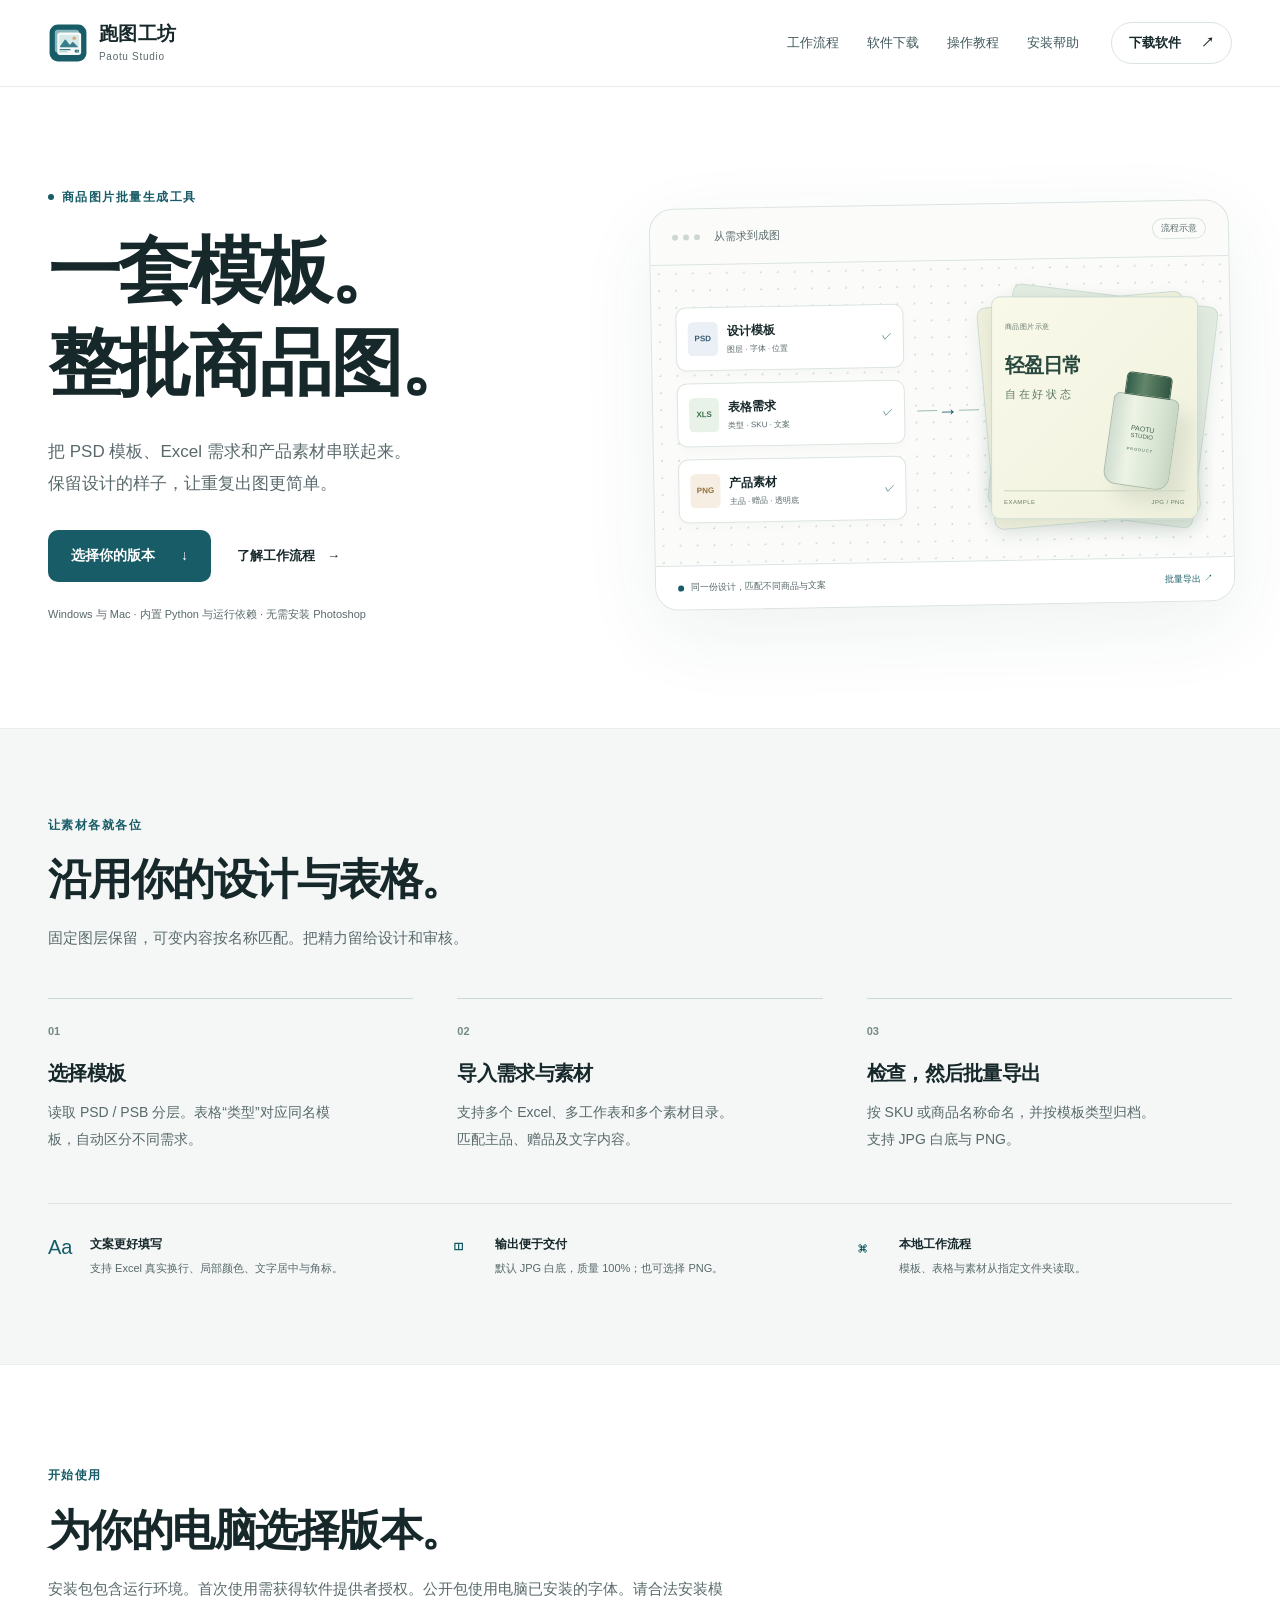
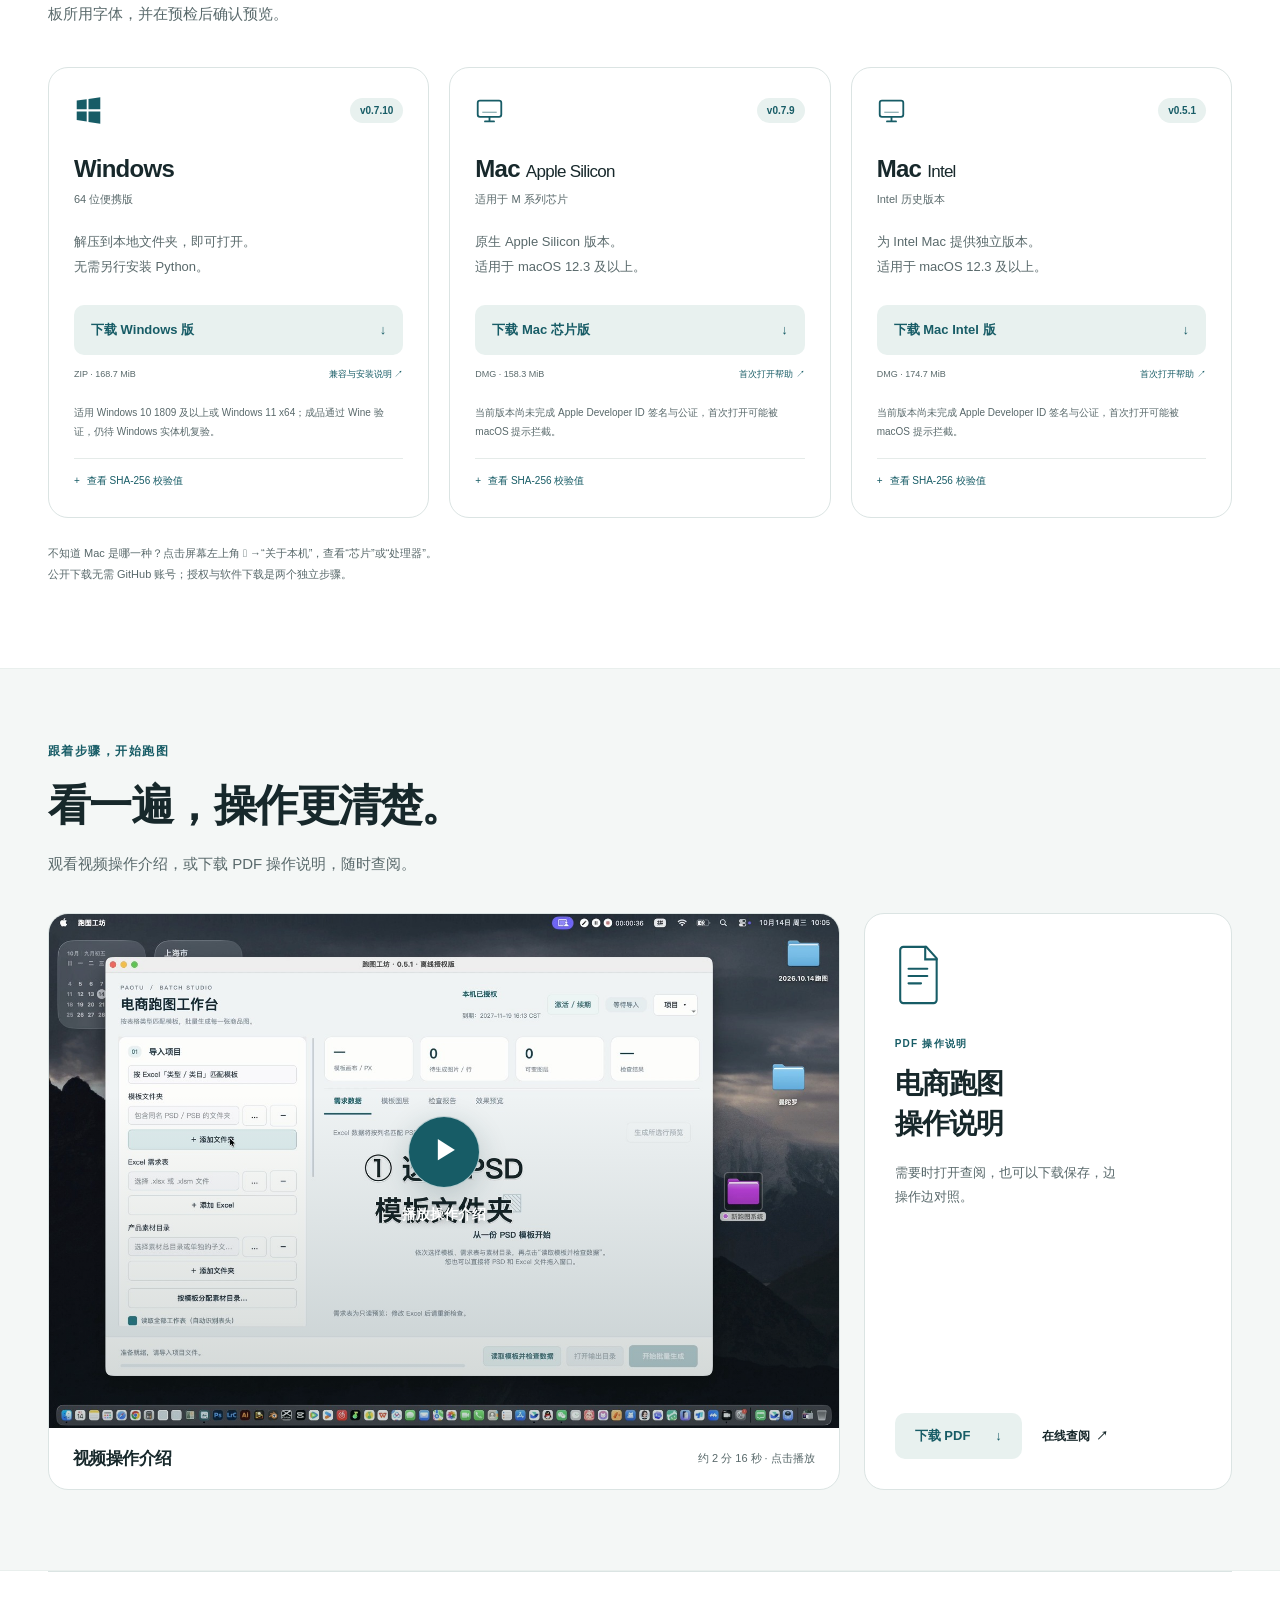
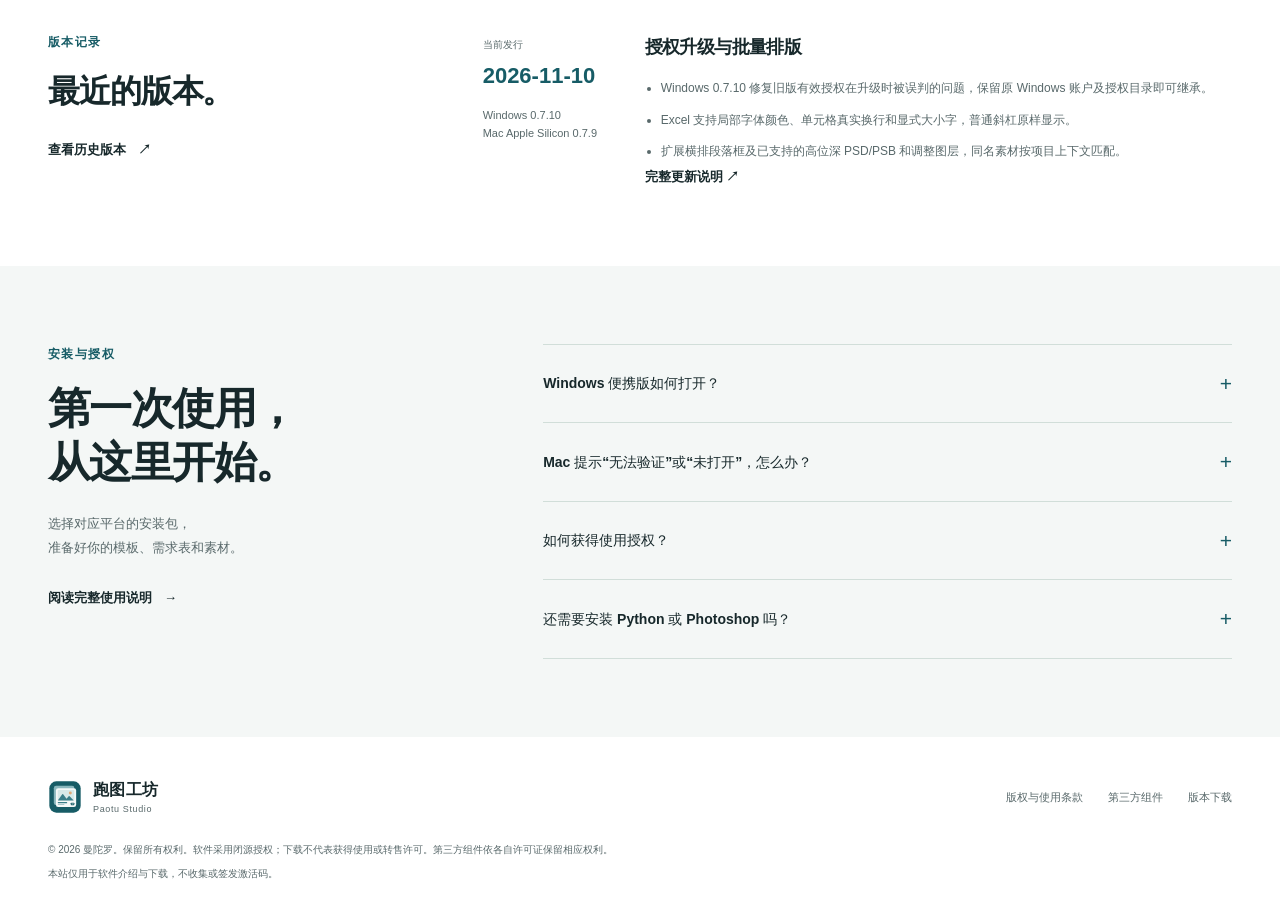
<file: index.html>
<!doctype html>
<html lang="zh-CN">
<head>
  <meta charset="UTF-8">
  <meta name="viewport" content="width=device-width, initial-scale=1">
  <meta name="description" content="跑图工坊 Paotu Studio，读取 PSD/PSB 模板、Excel 需求与本地素材，批量生成商品图片。下载 Windows 与 Mac 授权版。">
  <meta name="theme-color" content="#175c66">
  <title>跑图工坊 · Paotu Studio 官方下载</title>
  <link rel="icon" type="image/svg+xml" href="assets/logo.svg">
  <link rel="stylesheet" href="styles.css?v=20261016-download-r2">
  <script src="app.js?v=20261016-download-r2" defer></script>
</head>
<body>
  <a class="skip-link" href="#main">跳转到主要内容</a>
  <div class="preview-banner" id="preview-banner" hidden>本地页面预览 · 下载入口指向已发布的安装包。</div>
  <header class="site-header">
    <div class="container header-inner">
      <a class="brand" href="#" aria-label="跑图工坊首页">
        <img src="assets/logo.svg" width="40" height="40" alt="">
        <span>跑图工坊 <small>Paotu Studio</small></span>
      </a>
      <nav aria-label="主导航">
        <a href="#workflow">工作流程</a><a href="#downloads">软件下载</a><a href="#tutorial">操作教程</a><a href="#help">安装帮助</a>
      </nav>
      <a class="header-download" href="#downloads">下载软件 <span aria-hidden="true">↗</span></a>
    </div>
  </header>
  <main id="main">
    <section class="hero container" aria-labelledby="hero-title">
      <div class="hero-copy">
        <p class="eyebrow"><span class="status-dot" aria-hidden="true"></span> 商品图片批量生成工具</p>
        <h1 id="hero-title">一套模板。<br>整批商品图。</h1>
        <p class="hero-description">把 PSD 模板、Excel 需求和产品素材串联起来。<br class="desktop-break">保留设计的样子，让重复出图更简单。</p>
        <div class="hero-actions"><a class="button primary" href="#downloads">选择你的版本 <span aria-hidden="true">↓</span></a><a class="text-link" href="#workflow">了解工作流程 <span aria-hidden="true">→</span></a></div>
        <p class="hero-footnote">Windows 与 Mac · 内置 Python 与运行依赖 · 无需安装 Photoshop</p>
      </div>
      <div class="workflow-visual" role="img" aria-label="工作流程示意：模板、表格和素材合成多张商品图片。并非软件界面截图。">
        <div class="visual-top"><span class="visual-dots" aria-hidden="true"><i></i><i></i><i></i></span><span>从需求到成图</span><span class="visual-badge">流程示意</span></div>
        <div class="visual-board" aria-hidden="true">
          <div class="source-stack">
            <div class="source-card template-source"><span class="source-icon">PSD</span><div><strong>设计模板</strong><small>图层 · 字体 · 位置</small></div><span class="source-check">✓</span></div>
            <div class="source-card sheet-source"><span class="source-icon">XLS</span><div><strong>表格需求</strong><small>类型 · SKU · 文案</small></div><span class="source-check">✓</span></div>
            <div class="source-card asset-source"><span class="source-icon">PNG</span><div><strong>产品素材</strong><small>主品 · 赠品 · 透明底</small></div><span class="source-check">✓</span></div>
          </div>
          <div class="flow-connector"><span></span><b>→</b><span></span></div>
          <div class="output-stack">
            <div class="product-output output-back"></div><div class="product-output output-middle"></div>
            <div class="product-output output-front"><span class="example-label">商品图片示意</span><div class="sample-heading"><span>轻盈日常</span><small>自在好状态</small></div><div class="product-bottle"><i></i><div><span>PAOTU</span><b>STUDIO</b><small>PRODUCT</small></div></div><div class="sample-bottom"><span>EXAMPLE</span><span>JPG / PNG</span></div></div>
          </div>
        </div>
        <div class="visual-bottom"><span class="status-dot" aria-hidden="true"></span> 同一份设计，匹配不同商品与文案 <span>批量导出 ↗</span></div>
      </div>
    </section>

    <section class="workflow-section" id="workflow" aria-labelledby="workflow-title">
      <div class="container">
        <div class="section-heading"><p class="eyebrow">让素材各就各位</p><h2 id="workflow-title">沿用你的设计与表格。</h2><p>固定图层保留，可变内容按名称匹配。把精力留给设计和审核。</p></div>
        <ol class="steps">
          <li><span class="step-number">01</span><h3>选择模板</h3><p>读取 PSD / PSB 分层。表格“类型”对应同名模板，自动区分不同需求。</p></li>
          <li><span class="step-number">02</span><h3>导入需求与素材</h3><p>支持多个 Excel、多工作表和多个素材目录。匹配主品、赠品及文字内容。</p></li>
          <li><span class="step-number">03</span><h3>检查，然后批量导出</h3><p>按 SKU 或商品名称命名，并按模板类型归档。支持 JPG 白底与 PNG。</p></li>
        </ol>
        <div class="detail-strip">
          <div><span class="detail-symbol" aria-hidden="true">Aa</span><p><strong>文案更好填写</strong><span>支持 Excel 真实换行、局部颜色、文字居中与角标。</span></p></div>
          <div><span class="detail-symbol" aria-hidden="true">◫</span><p><strong>输出便于交付</strong><span>默认 JPG 白底，质量 100%；也可选择 PNG。</span></p></div>
          <div><span class="detail-symbol" aria-hidden="true">⌘</span><p><strong>本地工作流程</strong><span>模板、表格与素材从指定文件夹读取。</span></p></div>
        </div>
      </div>
    </section>

    <section class="download-section container" id="downloads" aria-labelledby="download-title">
      <div class="section-heading"><p class="eyebrow">开始使用</p><h2 id="download-title">为你的电脑选择版本。</h2><p>安装包包含运行环境。首次使用需获得软件提供者授权。公开包使用电脑已安装的字体。请合法安装模板所用字体，并在预检后确认预览。</p></div>
      <div class="download-grid">
        <article class="download-card" data-platform="windows">
          <div class="platform-heading"><svg viewBox="0 0 32 32" aria-hidden="true"><path d="M3 5l11-1.5v11H3zm13-1.8L29 1.5v13H16zM3 17h11v11L3 26.5zm13 0h13v13.5L16 28.8z" fill="currentColor"/></svg><span class="version-chip">v<span data-version>0.7.10</span></span></div>
          <h3>Windows</h3><p class="platform-subtitle">64 位便携版</p><p class="platform-description">解压到本地文件夹，即可打开。<br>无需另行安装 Python。</p>
          <a class="button secondary download-button" data-download target="_blank" rel="noopener" href="https://github.com/zhangyj19841123-star/paotu-studio-downloads/releases/download/v2026.11.10/PaotuStudio-0.7.10-windows-x64-public.zip">下载 Windows 版 <span aria-hidden="true">↓</span></a>
          <div class="file-meta"><span>ZIP · <span data-size>168.7 MiB</span></span><a href="#windows-help">兼容与安装说明 ↗</a></div>
          <p class="compatibility-note">适用 Windows 10 1809 及以上或 Windows 11 x64；成品通过 Wine 验证，仍待 Windows 实体机复验。</p>
          <details class="checksum"><summary>查看 SHA-256 校验值</summary><code data-sha>c04933fd45298908e5a9ba35f2743926725c9c36b8eae834748ab687c542c027</code></details>
        </article>
        <article class="download-card" data-platform="macos_arm64">
          <div class="platform-heading"><svg viewBox="0 0 32 32" aria-hidden="true"><rect x="3" y="5" width="26" height="18" rx="2.5" fill="none" stroke="currentColor" stroke-width="2"/><path d="M11 28h10M16 23v5" stroke="currentColor" stroke-width="2" stroke-linecap="round"/><path d="M8 18h16" stroke="currentColor" stroke-width="1.5" opacity=".45"/></svg><span class="version-chip">v<span data-version>0.7.9</span></span></div>
          <h3>Mac <span>Apple Silicon</span></h3><p class="platform-subtitle">适用于 M 系列芯片</p><p class="platform-description">原生 Apple Silicon 版本。<br>适用于 macOS 12.3 及以上。</p>
          <a class="button secondary download-button" data-download target="_blank" rel="noopener" href="https://github.com/zhangyj19841123-star/paotu-studio-downloads/releases/download/v2026.11.10/PaotuStudio-0.7.9-macos-arm64-public.dmg">下载 Mac 芯片版 <span aria-hidden="true">↓</span></a>
          <div class="file-meta"><span>DMG · <span data-size>158.3 MiB</span></span><a href="#mac-help">首次打开帮助 ↗</a></div>
          <p class="compatibility-note">当前版本尚未完成 Apple Developer ID 签名与公证，首次打开可能被 macOS 提示拦截。</p>
          <details class="checksum"><summary>查看 SHA-256 校验值</summary><code data-sha>2d7c0a6d8548a596298060e88aac7a75be0ef7ac07e7f1df5753ac8c0d2f8d30</code></details>
        </article>
        <article class="download-card" data-platform="macos_x86_64">
          <div class="platform-heading"><svg viewBox="0 0 32 32" aria-hidden="true"><rect x="3" y="5" width="26" height="18" rx="2.5" fill="none" stroke="currentColor" stroke-width="2"/><path d="M11 28h10M16 23v5" stroke="currentColor" stroke-width="2" stroke-linecap="round"/><path d="M8 18h16" stroke="currentColor" stroke-width="1.5" opacity=".45"/></svg><span class="version-chip">v<span data-version>0.5.1</span></span></div>
          <h3>Mac <span>Intel</span></h3><p class="platform-subtitle">Intel 历史版本</p><p class="platform-description">为 Intel Mac 提供独立版本。<br>适用于 macOS 12.3 及以上。</p>
          <a class="button secondary download-button" data-download target="_blank" rel="noopener" href="https://github.com/zhangyj19841123-star/paotu-studio-downloads/releases/download/v0.5.2/PaotuStudio-macos-x86_64.dmg">下载 Mac Intel 版 <span aria-hidden="true">↓</span></a>
          <div class="file-meta"><span>DMG · <span data-size>174.7 MiB</span></span><a href="#mac-help">首次打开帮助 ↗</a></div>
          <p class="compatibility-note">当前版本尚未完成 Apple Developer ID 签名与公证，首次打开可能被 macOS 提示拦截。</p>
          <details class="checksum"><summary>查看 SHA-256 校验值</summary><code data-sha>814317f81bc9205e07f8c908c1bc382d50ba368b487cdbfbcc2468a6f89ee51b</code></details>
        </article>
      </div>
      <div class="download-feedback" id="download-feedback" role="status" aria-live="polite" aria-atomic="true" hidden><span id="download-message"></span> <a href="https://github.com/zhangyj19841123-star/paotu-studio-downloads/releases/tag/v2026.11.10" target="_blank" rel="noopener">打开版本下载页 ↗</a></div>
      <p class="download-note">不知道 Mac 是哪一种？点击屏幕左上角  →“关于本机”，查看“芯片”或“处理器”。<br>公开下载无需 GitHub 账号；授权与软件下载是两个独立步骤。</p>
    </section>

    <section class="tutorial-section" id="tutorial" aria-labelledby="tutorial-title">
      <div class="container">
        <div class="section-heading"><p class="eyebrow">跟着步骤，开始跑图</p><h2 id="tutorial-title">看一遍，操作更清楚。</h2><p>观看视频操作介绍，或下载 PDF 操作说明，随时查阅。</p></div>
        <div class="tutorial-grid">
          <article class="tutorial-video-card" aria-labelledby="tutorial-video-title">
            <div class="tutorial-media">
              <button class="tutorial-trigger" id="tutorial-play" type="button" aria-label="播放视频操作介绍">
                <img src="assets/tutorial-poster.jpg" width="1470" height="956" alt="跑图工坊视频操作介绍封面" loading="lazy">
                <span class="tutorial-play-label"><span class="tutorial-play-icon" aria-hidden="true">▶</span><span>播放操作介绍</span></span>
              </button>
              <video class="tutorial-video" id="tutorial-video" controls playsinline preload="none" poster="assets/tutorial-poster.jpg" width="2940" height="1912" tabindex="0" aria-label="跑图工坊视频操作介绍" data-src="https://github.com/zhangyj19841123-star/paotu-studio-downloads/releases/download/v0.5.2/PaotuStudio-Tutorial-20261015.mp4" hidden></video>
            </div>
            <div class="tutorial-video-caption"><h3 id="tutorial-video-title">视频操作介绍</h3><span>约 2 分 16 秒 · 点击播放</span></div>
            <p class="tutorial-playback-note" id="tutorial-playback-note" role="status" hidden>视频暂时无法加载，请稍后重试，或<a href="https://github.com/zhangyj19841123-star/paotu-studio-downloads/releases/download/v0.5.2/PaotuStudio-Tutorial-20261015.mp4" target="_blank" rel="noopener">在新窗口打开视频</a>。</p>
            <noscript><p class="tutorial-playback-note"><a href="https://github.com/zhangyj19841123-star/paotu-studio-downloads/releases/download/v0.5.2/PaotuStudio-Tutorial-20261015.mp4">打开视频操作介绍</a></p></noscript>
          </article>
          <article class="tutorial-guide-card" aria-labelledby="tutorial-guide-title">
            <div class="tutorial-document-icon" aria-hidden="true"><svg viewBox="0 0 48 58"><path d="M8 2h22l10 11v40a3 3 0 0 1-3 3H8a3 3 0 0 1-3-3V5a3 3 0 0 1 3-3Z" fill="none" stroke="currentColor" stroke-width="2"/><path d="M29 2v12h11M13 23h18M13 30h18M13 37h12" fill="none" stroke="currentColor" stroke-width="2" stroke-linecap="round"/></svg></div>
            <p class="eyebrow">PDF 操作说明</p><h3 id="tutorial-guide-title">电商跑图<br>操作说明</h3><p class="tutorial-guide-description">需要时打开查阅，也可以下载保存，边操作边对照。</p>
            <div class="tutorial-guide-actions"><a class="button secondary" href="assets/paotu-studio-operation-guide.pdf" download="电商轻量化跑图操作说明.pdf">下载 PDF <span aria-hidden="true">↓</span></a><a class="text-link" href="assets/paotu-studio-operation-guide.pdf" target="_blank" rel="noopener">在线查阅 <span aria-hidden="true">↗</span></a></div>
          </article>
        </div>
      </div>
    </section>

    <section class="release-section container" aria-labelledby="release-title">
      <div class="release-heading"><p class="eyebrow">版本记录</p><h2 id="release-title">最近的版本。</h2><a class="text-link" href="https://github.com/zhangyj19841123-star/paotu-studio-downloads/releases">查看历史版本 <span aria-hidden="true">↗</span></a></div>
      <div class="release-content"><div class="release-tag">当前发行 <strong>2026-11-10</strong><span>Windows 0.7.10<br>Mac Apple Silicon 0.7.9</span></div><div><h3>授权升级与批量排版</h3><ul><li>Windows 0.7.10 修复旧版有效授权在升级时被误判的问题，保留原 Windows 账户及授权目录即可继承。</li><li>Excel 支持局部字体颜色、单元格真实换行和显式大小字，普通斜杠原样显示。</li><li>扩展横排段落框及已支持的高位深 PSD/PSB 和调整图层，同名素材按项目上下文匹配。</li></ul><a class="text-link" href="CHANGELOG.html">完整更新说明 ↗</a></div></div>
    </section>

    <section class="help-section" id="help" aria-labelledby="help-title"><div class="container help-layout"><div class="help-intro"><p class="eyebrow">安装与授权</p><h2 id="help-title">第一次使用，<br>从这里开始。</h2><p>选择对应平台的安装包，<br>准备好你的模板、需求表和素材。</p><a class="text-link" href="INSTALL.html">阅读完整使用说明 <span aria-hidden="true">→</span></a></div><div class="help-questions">
      <details id="windows-help"><summary>Windows 便携版如何打开？<span aria-hidden="true">+</span></summary><div><p>下载 ZIP 后先完整解压，再双击根目录的“跑图工坊.exe”。请保留整个文件夹，不要只复制 EXE，也不要直接在压缩包内运行。如仍有运行库错误，请用旁边的“运行环境诊断.exe”生成说明，私下发给软件提供者；无需自行安装 Python。</p><p>目标系统为 Windows 10 1809 及以上或 Windows 11 x64。当前程序未完成 Windows 数字签名，系统可能显示发布者提示。请核对下载来源与校验值后再决定是否运行。各系统仍需实际测试。</p></div></details>
      <details id="mac-help"><summary>Mac 提示“无法验证”或“未打开”，怎么办？<span aria-hidden="true">+</span></summary><div><p>打开 DMG，将“跑图工坊”拖到“应用程序”，再从“应用程序”打开。首次使用可能遇到 Apple 无法验证的提示，这是当前版本尚未完成 Developer ID 签名和公证所致。</p><p>确认来自本下载页后，前往“系统设置 → 隐私与安全性”，在该应用的拦截提示旁选择“仍要打开”，再确认打开。较旧系统的名称可能为“系统偏好设置 → 安全性与隐私”。按钮通常在尝试打开后显示，受管理的电脑可能需要管理员处理。仅允许该应用，不要关闭系统的全局安全保护。</p></div></details>
      <details><summary>如何获得使用授权？<span aria-hidden="true">+</span></summary><div><p>打开软件的授权窗口，复制本机申请码，发给软件提供者。收到对应激活码后粘贴，点击“激活 / 续期”。也可按窗口说明使用申请文件和授权文件。</p><p>授权与当前电脑及安装状态绑定，并有有效期。激活码与申请码不同；换机或到期时请联系软件提供者。首次激活和定期授权检查需要联网。Windows 用户从已激活版本升级时，使用原 Windows 账户并保留原授权资料，软件会尝试自动继承仍有效的授权。本站不生成授权码，也不提供授权管理。</p></div></details>
      <details><summary>还需要安装 Python 或 Photoshop 吗？<span aria-hidden="true">+</span></summary><div><p>不需要。下载包已包含 Python 与运行依赖，软件直接读取 PSD / PSB。将需求表、模板与产品素材准备在本地或已连接的素材硬盘中，再在软件中选择对应路径。</p><p>文字样式来自模板。若目标电脑缺少模板使用的字体，可能需要安装你有合法使用权的对应字体，并检查实际出图效果。</p></div></details>
    </div></div></section>
  </main>
  <footer class="site-footer container"><div class="footer-main"><a class="brand" href="#"><img src="assets/logo.svg" width="34" height="34" alt=""><span>跑图工坊 <small>Paotu Studio</small></span></a><div><a href="TERMS.html">版权与使用条款</a><a href="THIRD_PARTY.html">第三方组件</a><a href="https://github.com/zhangyj19841123-star/paotu-studio-downloads/releases">版本下载</a></div></div><p>© 2026 曼陀罗。保留所有权利。软件采用闭源授权；下载不代表获得使用或转售许可。第三方组件依各自许可证保留相应权利。</p><p>本站仅用于软件介绍与下载，不收集或签发激活码。</p></footer>
</body>
</html>
</file>
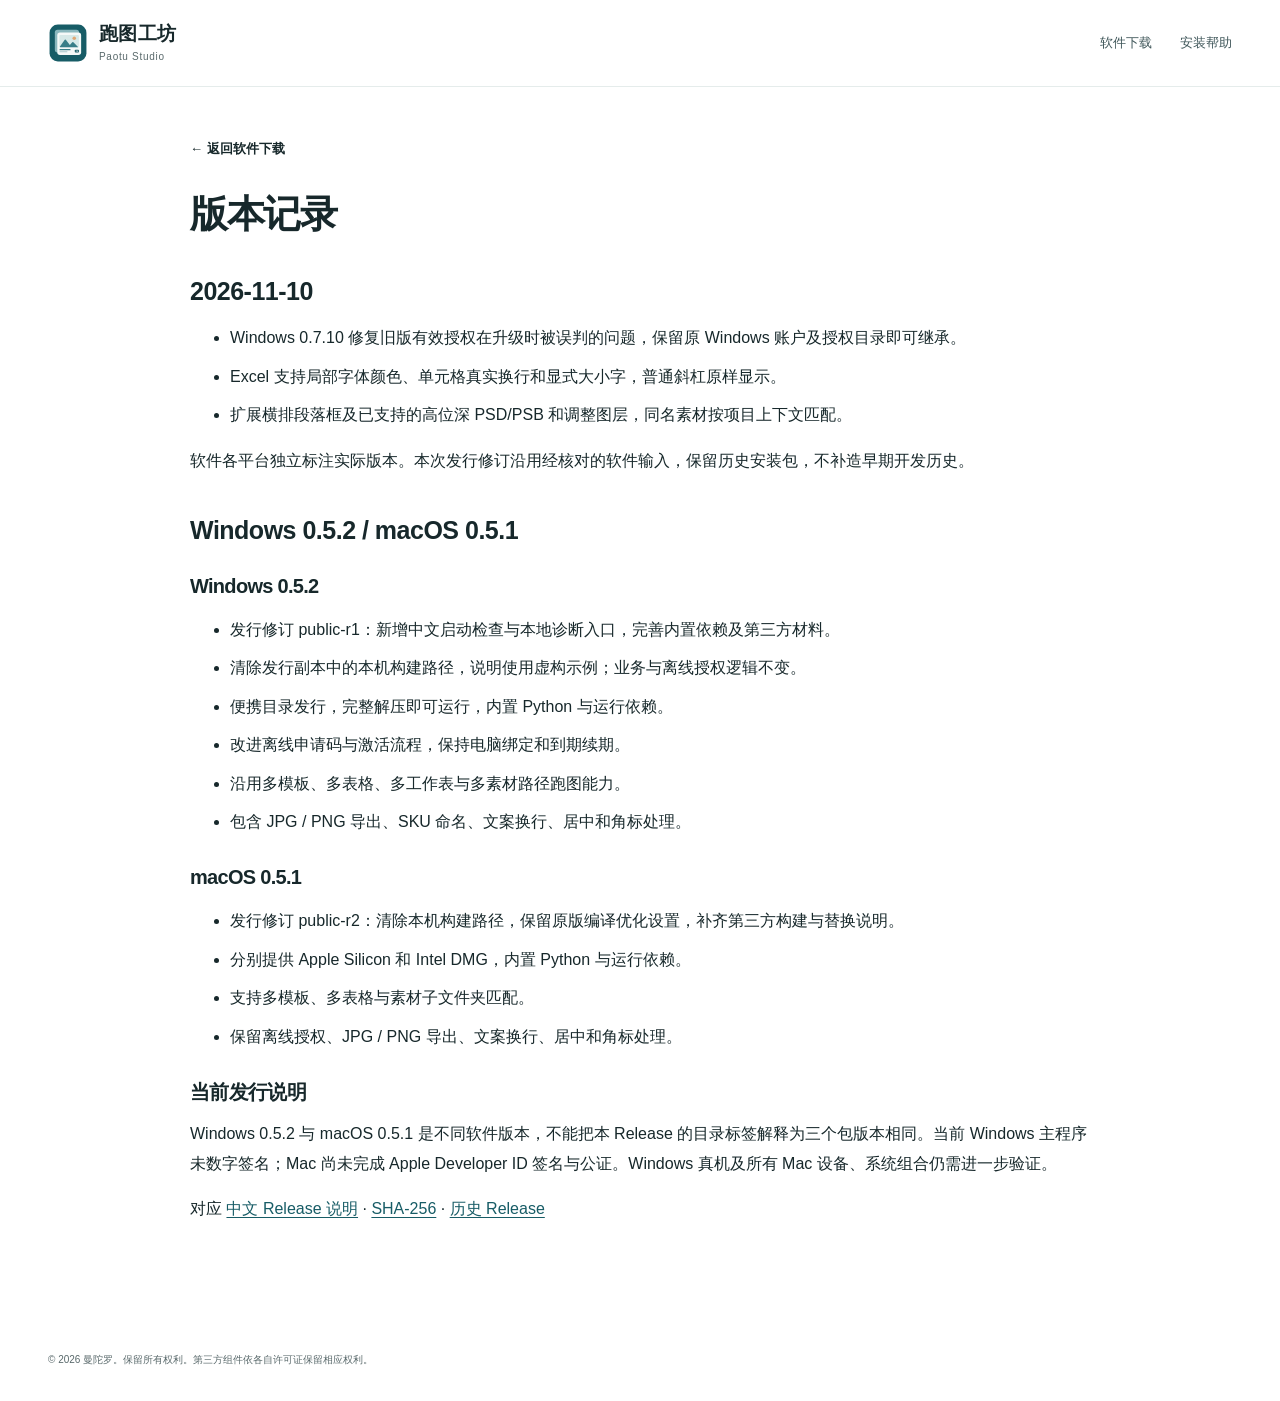
<file: CHANGELOG.html>
<!doctype html>
<html lang="zh-CN"><head><meta charset="UTF-8"><meta name="viewport" content="width=device-width, initial-scale=1"><title>版本记录 · 跑图工坊</title><link rel="icon" href="assets/logo.svg" type="image/svg+xml"><link rel="stylesheet" href="styles.css"><script src="app.js" defer></script></head>
<body><div class="preview-banner" id="preview-banner" hidden>本地发布预览 · 安装包下载入口待确认发布后上线。</div><a class="skip-link" href="#main">跳转到主要内容</a><header class="site-header"><div class="container header-inner"><a class="brand" href="index.html"><img src="assets/logo.svg" width="40" height="40" alt=""><span>跑图工坊 <small>Paotu Studio</small></span></a><nav aria-label="主导航"><a href="index.html#downloads">软件下载</a><a href="INSTALL.html">安装帮助</a></nav></div></header><main class="container document-page" id="main"><a class="text-link" href="index.html">← 返回软件下载</a><article><h1>版本记录</h1><section><h2>2026-11-10</h2><ul><li>Windows 0.7.10 修复旧版有效授权在升级时被误判的问题，保留原 Windows 账户及授权目录即可继承。</li><li>Excel 支持局部字体颜色、单元格真实换行和显式大小字，普通斜杠原样显示。</li><li>扩展横排段落框及已支持的高位深 PSD/PSB 和调整图层，同名素材按项目上下文匹配。</li></ul></section>
<p>软件各平台独立标注实际版本。本次发行修订沿用经核对的软件输入，保留历史安装包，不补造早期开发历史。</p>
<h2>Windows 0.5.2 / macOS 0.5.1</h2>
<h3>Windows 0.5.2</h3>
<ul>
<li>发行修订 public-r1：新增中文启动检查与本地诊断入口，完善内置依赖及第三方材料。</li>
<li>清除发行副本中的本机构建路径，说明使用虚构示例；业务与离线授权逻辑不变。</li>
<li>便携目录发行，完整解压即可运行，内置 Python 与运行依赖。</li>
<li>改进离线申请码与激活流程，保持电脑绑定和到期续期。</li>
<li>沿用多模板、多表格、多工作表与多素材路径跑图能力。</li>
<li>包含 JPG / PNG 导出、SKU 命名、文案换行、居中和角标处理。</li>
</ul>
<h3>macOS 0.5.1</h3>
<ul>
<li>发行修订 public-r2：清除本机构建路径，保留原版编译优化设置，补齐第三方构建与替换说明。</li>
<li>分别提供 Apple Silicon 和 Intel DMG，内置 Python 与运行依赖。</li>
<li>支持多模板、多表格与素材子文件夹匹配。</li>
<li>保留离线授权、JPG / PNG 导出、文案换行、居中和角标处理。</li>
</ul>
<h3>当前发行说明</h3>
<p>Windows 0.5.2 与 macOS 0.5.1 是不同软件版本，不能把本 Release 的目录标签解释为三个包版本相同。当前 Windows 主程序未数字签名；Mac 尚未完成 Apple Developer ID 签名与公证。Windows 真机及所有 Mac 设备、系统组合仍需进一步验证。</p>
<p>对应 <a href="release-notes/v0.5.2.md">中文 Release 说明</a> · <a href="checksums/v0.5.2-SHA256SUMS.txt">SHA-256</a> · <a href="https://github.com/zhangyj19841123-star/paotu-studio-downloads/releases">历史 Release</a></p></article></main><footer class="site-footer container"><p>© 2026 曼陀罗。保留所有权利。第三方组件依各自许可证保留相应权利。</p></footer></body></html>
</file>
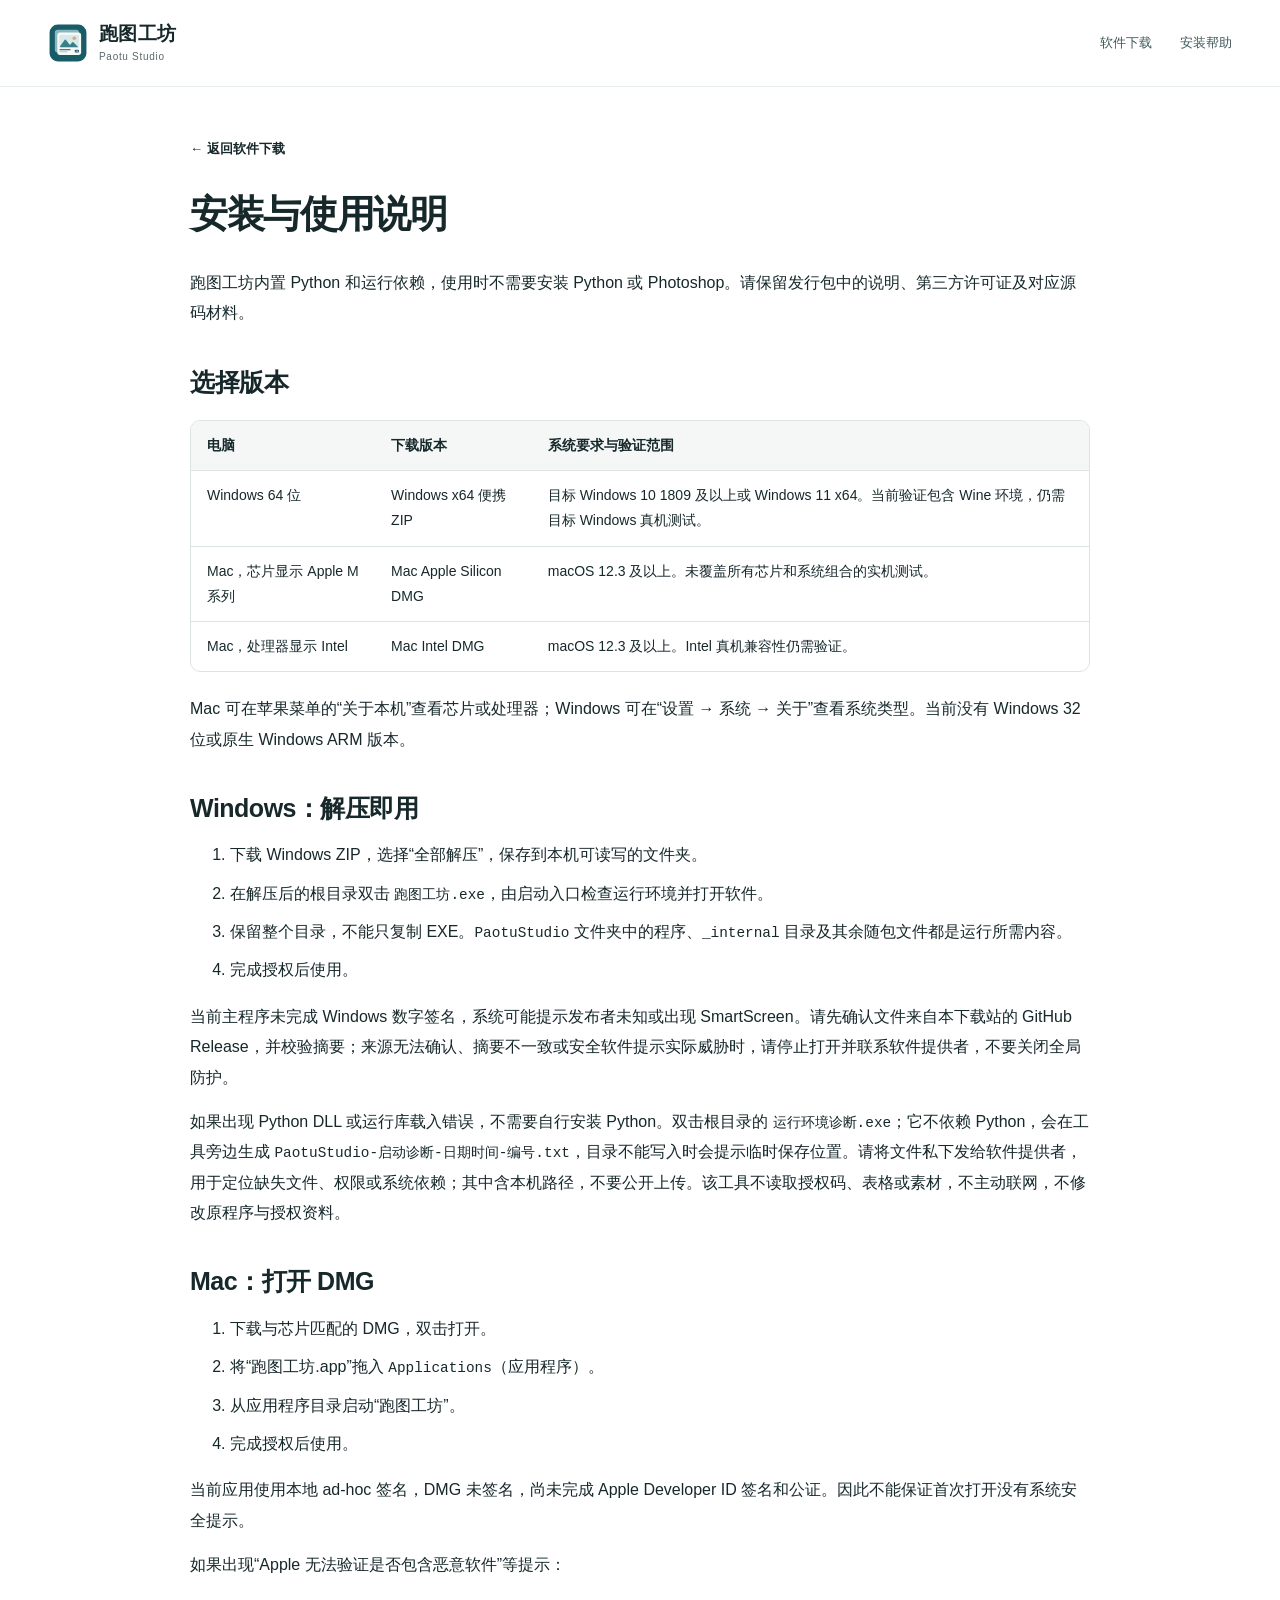
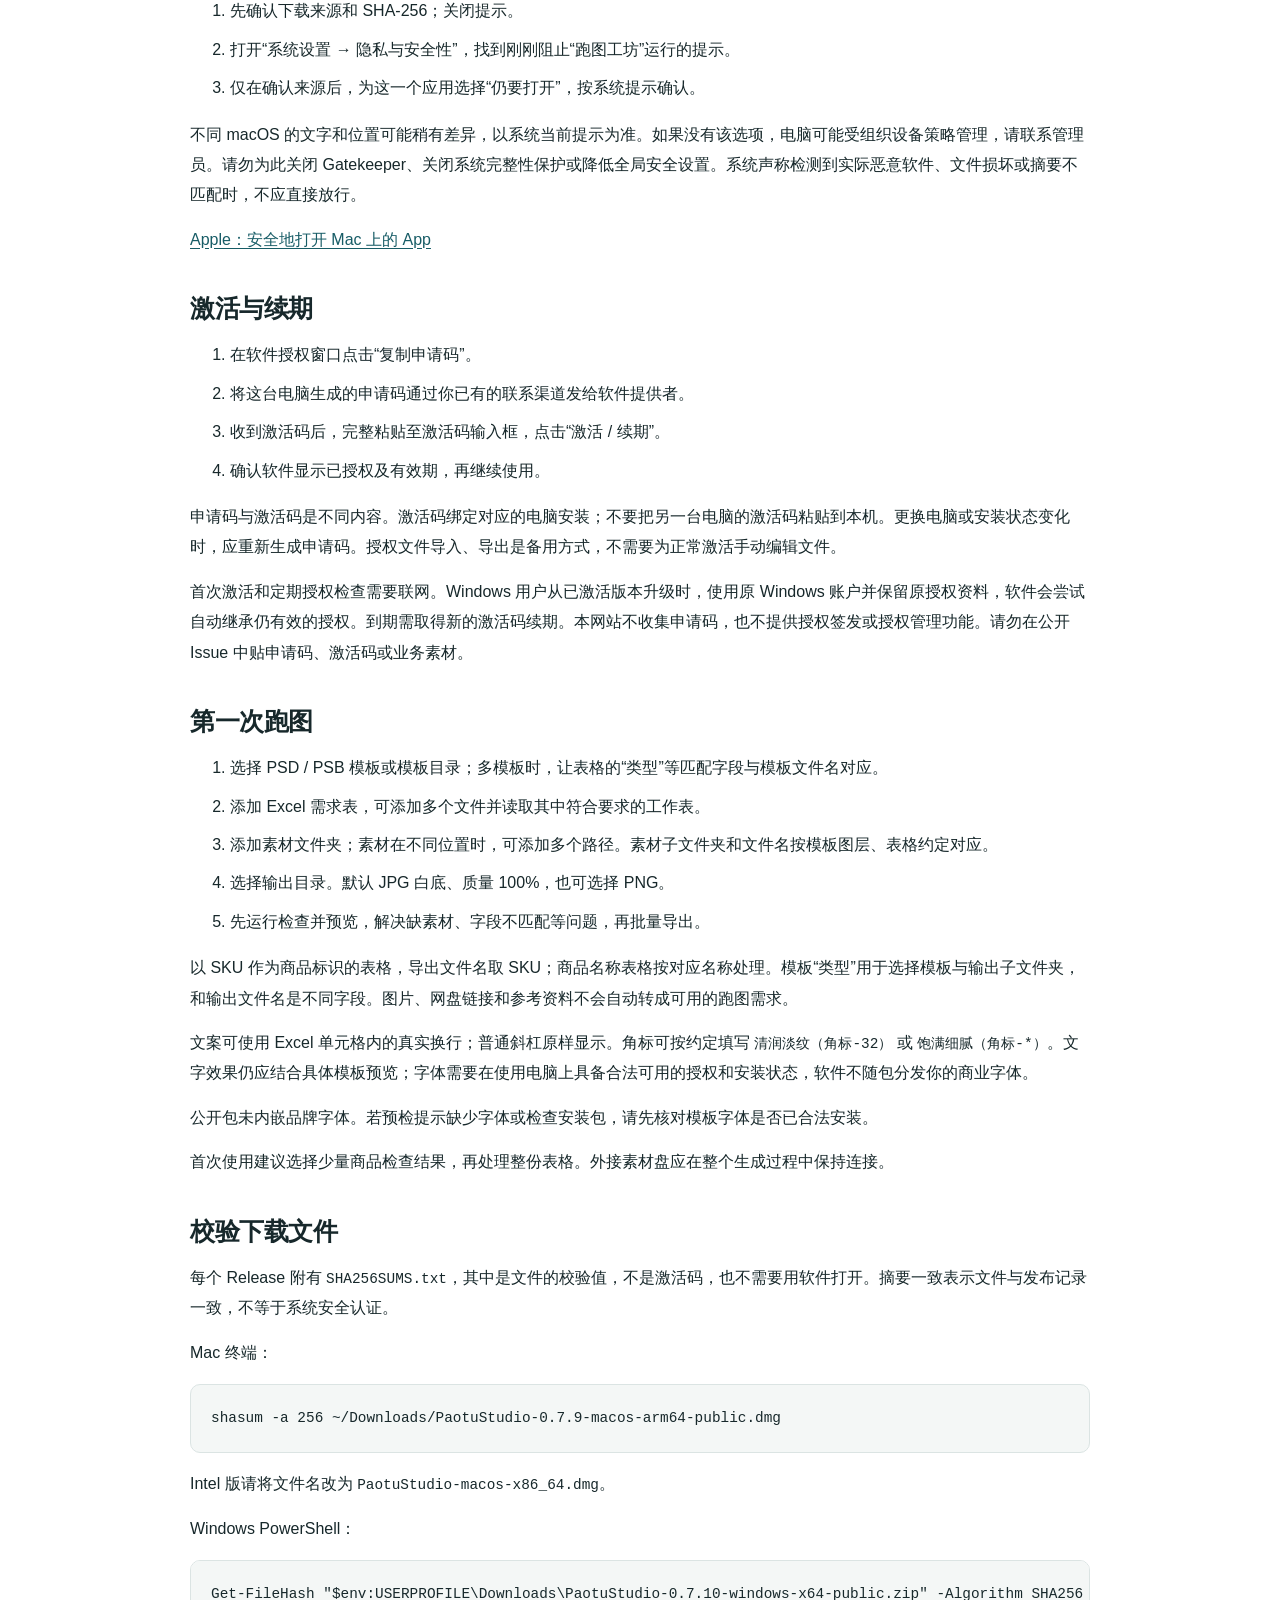
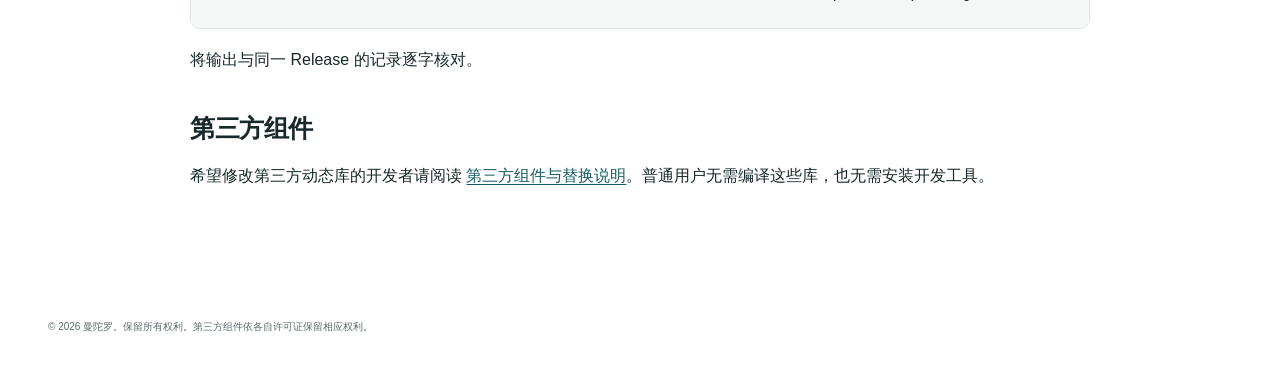
<file: INSTALL.html>
<!doctype html>
<html lang="zh-CN"><head><meta charset="UTF-8"><meta name="viewport" content="width=device-width, initial-scale=1"><title>安装与使用说明 · 跑图工坊</title><link rel="icon" href="assets/logo.svg" type="image/svg+xml"><link rel="stylesheet" href="styles.css"><script src="app.js" defer></script></head>
<body><div class="preview-banner" id="preview-banner" hidden>本地发布预览 · 安装包下载入口待确认发布后上线。</div><a class="skip-link" href="#main">跳转到主要内容</a><header class="site-header"><div class="container header-inner"><a class="brand" href="index.html"><img src="assets/logo.svg" width="40" height="40" alt=""><span>跑图工坊 <small>Paotu Studio</small></span></a><nav aria-label="主导航"><a href="index.html#downloads">软件下载</a><a href="INSTALL.html">安装帮助</a></nav></div></header><main class="container document-page" id="main"><a class="text-link" href="index.html">← 返回软件下载</a><article><h1>安装与使用说明</h1>
<p>跑图工坊内置 Python 和运行依赖，使用时不需要安装 Python 或 Photoshop。请保留发行包中的说明、第三方许可证及对应源码材料。</p>
<h2>选择版本</h2>
<div class="document-table"><table><thead><tr><th>电脑</th><th>下载版本</th><th>系统要求与验证范围</th></tr></thead><tbody>
<tr><td>Windows 64 位</td><td>Windows x64 便携 ZIP</td><td>目标 Windows 10 1809 及以上或 Windows 11 x64。当前验证包含 Wine 环境，仍需目标 Windows 真机测试。</td></tr>
<tr><td>Mac，芯片显示 Apple M 系列</td><td>Mac Apple Silicon DMG</td><td>macOS 12.3 及以上。未覆盖所有芯片和系统组合的实机测试。</td></tr>
<tr><td>Mac，处理器显示 Intel</td><td>Mac Intel DMG</td><td>macOS 12.3 及以上。Intel 真机兼容性仍需验证。</td></tr>
</tbody></table></div>
<p>Mac 可在苹果菜单的“关于本机”查看芯片或处理器；Windows 可在“设置 → 系统 → 关于”查看系统类型。当前没有 Windows 32 位或原生 Windows ARM 版本。</p>
<h2>Windows：解压即用</h2>
<ol>
<li>下载 Windows ZIP，选择“全部解压”，保存到本机可读写的文件夹。</li>
<li>在解压后的根目录双击 <code>跑图工坊.exe</code>，由启动入口检查运行环境并打开软件。</li>
<li>保留整个目录，不能只复制 EXE。<code>PaotuStudio</code> 文件夹中的程序、<code>_internal</code> 目录及其余随包文件都是运行所需内容。</li>
<li>完成授权后使用。</li>
</ol>
<p>当前主程序未完成 Windows 数字签名，系统可能提示发布者未知或出现 SmartScreen。请先确认文件来自本下载站的 GitHub Release，并校验摘要；来源无法确认、摘要不一致或安全软件提示实际威胁时，请停止打开并联系软件提供者，不要关闭全局防护。</p>
<p>如果出现 Python DLL 或运行库载入错误，不需要自行安装 Python。双击根目录的 <code>运行环境诊断.exe</code>；它不依赖 Python，会在工具旁边生成 <code>PaotuStudio-启动诊断-日期时间-编号.txt</code>，目录不能写入时会提示临时保存位置。请将文件私下发给软件提供者，用于定位缺失文件、权限或系统依赖；其中含本机路径，不要公开上传。该工具不读取授权码、表格或素材，不主动联网，不修改原程序与授权资料。</p>
<h2>Mac：打开 DMG</h2>
<ol>
<li>下载与芯片匹配的 DMG，双击打开。</li>
<li>将“跑图工坊.app”拖入 <code>Applications</code>（应用程序）。</li>
<li>从应用程序目录启动“跑图工坊”。</li>
<li>完成授权后使用。</li>
</ol>
<p>当前应用使用本地 ad-hoc 签名，DMG 未签名，尚未完成 Apple Developer ID 签名和公证。因此不能保证首次打开没有系统安全提示。</p>
<p>如果出现“Apple 无法验证是否包含恶意软件”等提示：</p>
<ol>
<li>先确认下载来源和 SHA-256；关闭提示。</li>
<li>打开“系统设置 → 隐私与安全性”，找到刚刚阻止“跑图工坊”运行的提示。</li>
<li>仅在确认来源后，为这一个应用选择“仍要打开”，按系统提示确认。</li>
</ol>
<p>不同 macOS 的文字和位置可能稍有差异，以系统当前提示为准。如果没有该选项，电脑可能受组织设备策略管理，请联系管理员。请勿为此关闭 Gatekeeper、关闭系统完整性保护或降低全局安全设置。系统声称检测到实际恶意软件、文件损坏或摘要不匹配时，不应直接放行。</p>
<p><a href="https://support.apple.com/zh-cn/102445">Apple：安全地打开 Mac 上的 App</a></p>
<h2>激活与续期</h2>
<ol>
<li>在软件授权窗口点击“复制申请码”。</li>
<li>将这台电脑生成的申请码通过你已有的联系渠道发给软件提供者。</li>
<li>收到激活码后，完整粘贴至激活码输入框，点击“激活 / 续期”。</li>
<li>确认软件显示已授权及有效期，再继续使用。</li>
</ol>
<p>申请码与激活码是不同内容。激活码绑定对应的电脑安装；不要把另一台电脑的激活码粘贴到本机。更换电脑或安装状态变化时，应重新生成申请码。授权文件导入、导出是备用方式，不需要为正常激活手动编辑文件。</p>
<p>首次激活和定期授权检查需要联网。Windows 用户从已激活版本升级时，使用原 Windows 账户并保留原授权资料，软件会尝试自动继承仍有效的授权。到期需取得新的激活码续期。本网站不收集申请码，也不提供授权签发或授权管理功能。请勿在公开 Issue 中贴申请码、激活码或业务素材。</p>
<h2>第一次跑图</h2>
<ol>
<li>选择 PSD / PSB 模板或模板目录；多模板时，让表格的“类型”等匹配字段与模板文件名对应。</li>
<li>添加 Excel 需求表，可添加多个文件并读取其中符合要求的工作表。</li>
<li>添加素材文件夹；素材在不同位置时，可添加多个路径。素材子文件夹和文件名按模板图层、表格约定对应。</li>
<li>选择输出目录。默认 JPG 白底、质量 100%，也可选择 PNG。</li>
<li>先运行检查并预览，解决缺素材、字段不匹配等问题，再批量导出。</li>
</ol>
<p>以 SKU 作为商品标识的表格，导出文件名取 SKU；商品名称表格按对应名称处理。模板“类型”用于选择模板与输出子文件夹，和输出文件名是不同字段。图片、网盘链接和参考资料不会自动转成可用的跑图需求。</p>
<p>文案可使用 Excel 单元格内的真实换行；普通斜杠原样显示。角标可按约定填写 <code>清润淡纹（角标-32）</code> 或 <code>饱满细腻（角标-*）</code>。文字效果仍应结合具体模板预览；字体需要在使用电脑上具备合法可用的授权和安装状态，软件不随包分发你的商业字体。</p>
<p>公开包未内嵌品牌字体。若预检提示缺少字体或检查安装包，请先核对模板字体是否已合法安装。</p>
<p>首次使用建议选择少量商品检查结果，再处理整份表格。外接素材盘应在整个生成过程中保持连接。</p>
<h2>校验下载文件</h2>
<p>每个 Release 附有 <code>SHA256SUMS.txt</code>，其中是文件的校验值，不是激活码，也不需要用软件打开。摘要一致表示文件与发布记录一致，不等于系统安全认证。</p>
<p>Mac 终端：</p>
<pre><code>shasum -a 256 ~/Downloads/PaotuStudio-0.7.9-macos-arm64-public.dmg</code></pre>
<p>Intel 版请将文件名改为 <code>PaotuStudio-macos-x86_64.dmg</code>。</p>
<p>Windows PowerShell：</p>
<pre><code>Get-FileHash &quot;$env:USERPROFILE\Downloads\PaotuStudio-0.7.10-windows-x64-public.zip&quot; -Algorithm SHA256</code></pre>
<p>将输出与同一 Release 的记录逐字核对。</p>
<h2>第三方组件</h2>
<p>希望修改第三方动态库的开发者请阅读 <a href="THIRD_PARTY.html">第三方组件与替换说明</a>。普通用户无需编译这些库，也无需安装开发工具。</p></article></main><footer class="site-footer container"><p>© 2026 曼陀罗。保留所有权利。第三方组件依各自许可证保留相应权利。</p></footer></body></html>
</file>
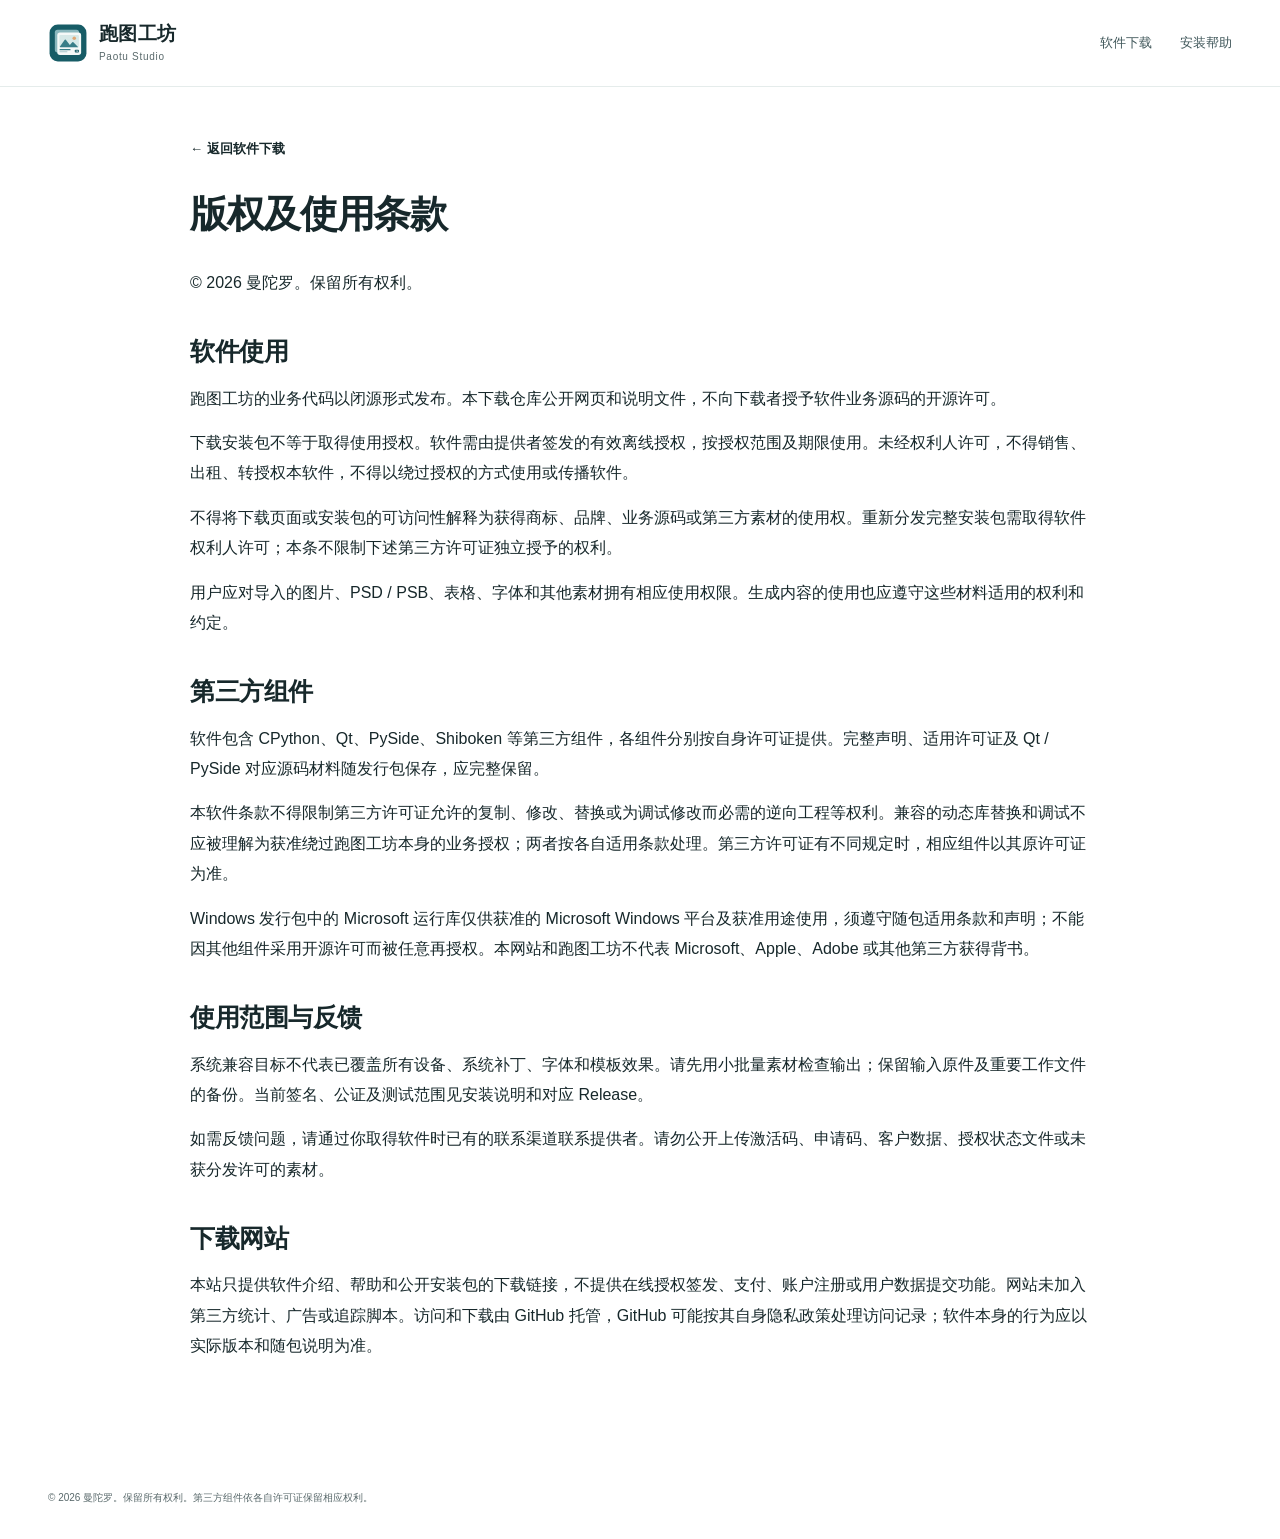
<file: TERMS.html>
<!doctype html>
<html lang="zh-CN"><head><meta charset="UTF-8"><meta name="viewport" content="width=device-width, initial-scale=1"><title>版权及使用条款 · 跑图工坊</title><link rel="icon" href="assets/logo.svg" type="image/svg+xml"><link rel="stylesheet" href="styles.css"><script src="app.js" defer></script></head>
<body><div class="preview-banner" id="preview-banner" hidden>本地发布预览 · 安装包下载入口待确认发布后上线。</div><a class="skip-link" href="#main">跳转到主要内容</a><header class="site-header"><div class="container header-inner"><a class="brand" href="index.html"><img src="assets/logo.svg" width="40" height="40" alt=""><span>跑图工坊 <small>Paotu Studio</small></span></a><nav aria-label="主导航"><a href="index.html#downloads">软件下载</a><a href="INSTALL.html">安装帮助</a></nav></div></header><main class="container document-page" id="main"><a class="text-link" href="index.html">← 返回软件下载</a><article><h1>版权及使用条款</h1>
<p>© 2026 曼陀罗。保留所有权利。</p>
<h2>软件使用</h2>
<p>跑图工坊的业务代码以闭源形式发布。本下载仓库公开网页和说明文件，不向下载者授予软件业务源码的开源许可。</p>
<p>下载安装包不等于取得使用授权。软件需由提供者签发的有效离线授权，按授权范围及期限使用。未经权利人许可，不得销售、出租、转授权本软件，不得以绕过授权的方式使用或传播软件。</p>
<p>不得将下载页面或安装包的可访问性解释为获得商标、品牌、业务源码或第三方素材的使用权。重新分发完整安装包需取得软件权利人许可；本条不限制下述第三方许可证独立授予的权利。</p>
<p>用户应对导入的图片、PSD / PSB、表格、字体和其他素材拥有相应使用权限。生成内容的使用也应遵守这些材料适用的权利和约定。</p>
<h2>第三方组件</h2>
<p>软件包含 CPython、Qt、PySide、Shiboken 等第三方组件，各组件分别按自身许可证提供。完整声明、适用许可证及 Qt / PySide 对应源码材料随发行包保存，应完整保留。</p>
<p>本软件条款不得限制第三方许可证允许的复制、修改、替换或为调试修改而必需的逆向工程等权利。兼容的动态库替换和调试不应被理解为获准绕过跑图工坊本身的业务授权；两者按各自适用条款处理。第三方许可证有不同规定时，相应组件以其原许可证为准。</p>
<p>Windows 发行包中的 Microsoft 运行库仅供获准的 Microsoft Windows 平台及获准用途使用，须遵守随包适用条款和声明；不能因其他组件采用开源许可而被任意再授权。本网站和跑图工坊不代表 Microsoft、Apple、Adobe 或其他第三方获得背书。</p>
<h2>使用范围与反馈</h2>
<p>系统兼容目标不代表已覆盖所有设备、系统补丁、字体和模板效果。请先用小批量素材检查输出；保留输入原件及重要工作文件的备份。当前签名、公证及测试范围见安装说明和对应 Release。</p>
<p>如需反馈问题，请通过你取得软件时已有的联系渠道联系提供者。请勿公开上传激活码、申请码、客户数据、授权状态文件或未获分发许可的素材。</p>
<h2>下载网站</h2>
<p>本站只提供软件介绍、帮助和公开安装包的下载链接，不提供在线授权签发、支付、账户注册或用户数据提交功能。网站未加入第三方统计、广告或追踪脚本。访问和下载由 GitHub 托管，GitHub 可能按其自身隐私政策处理访问记录；软件本身的行为应以实际版本和随包说明为准。</p></article></main><footer class="site-footer container"><p>© 2026 曼陀罗。保留所有权利。第三方组件依各自许可证保留相应权利。</p></footer></body></html>
</file>
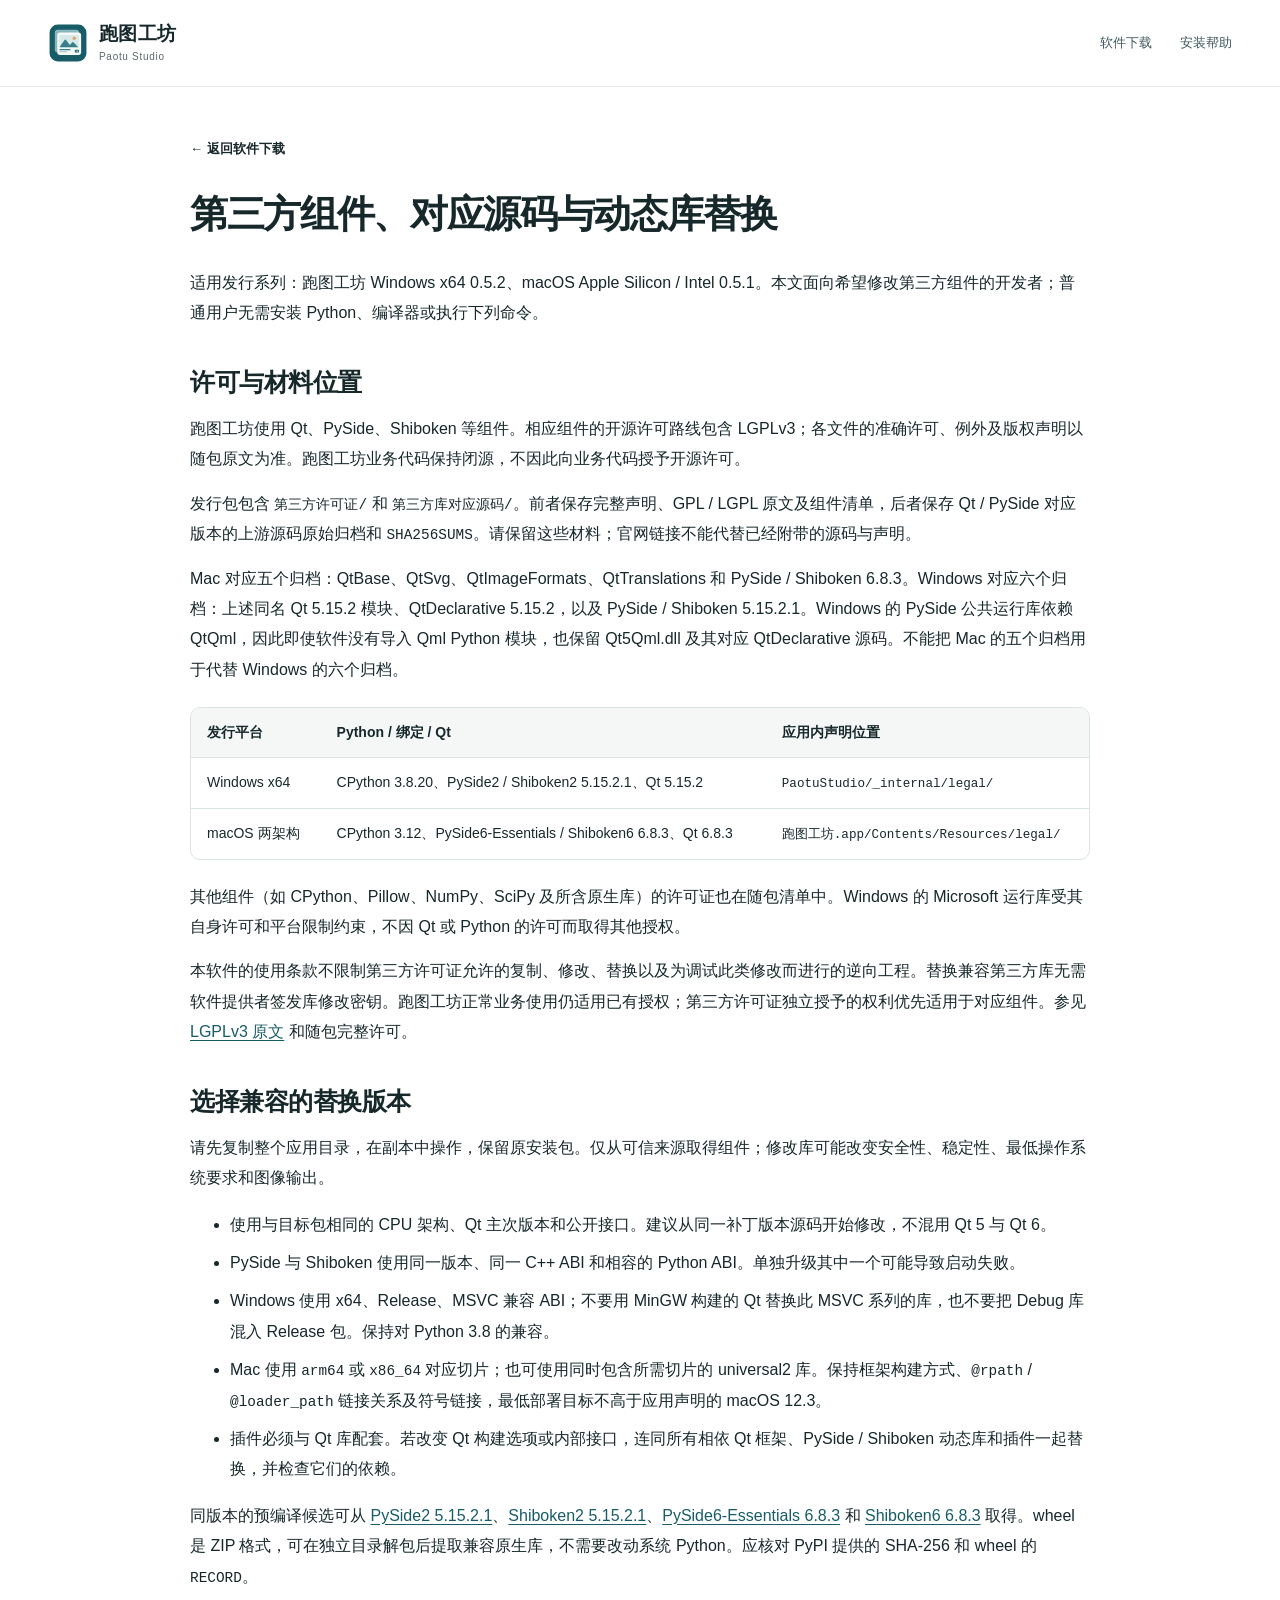
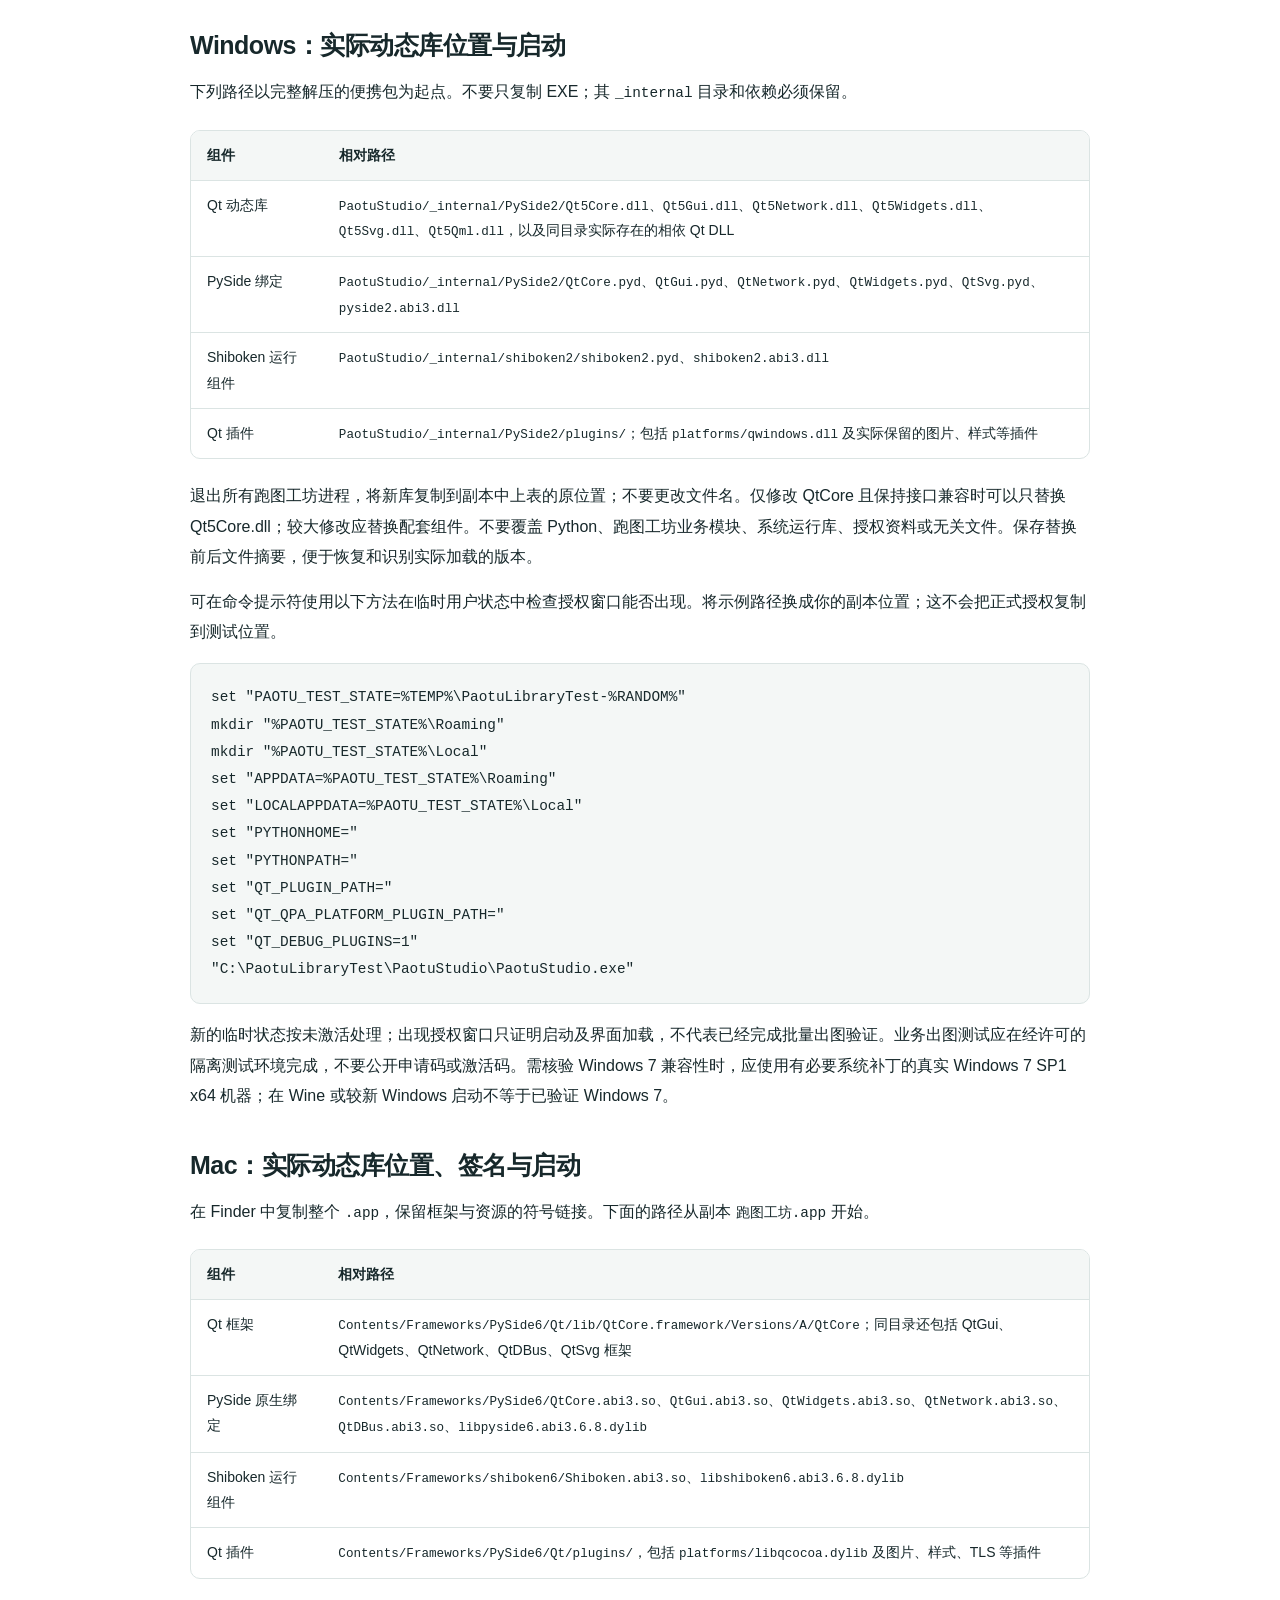
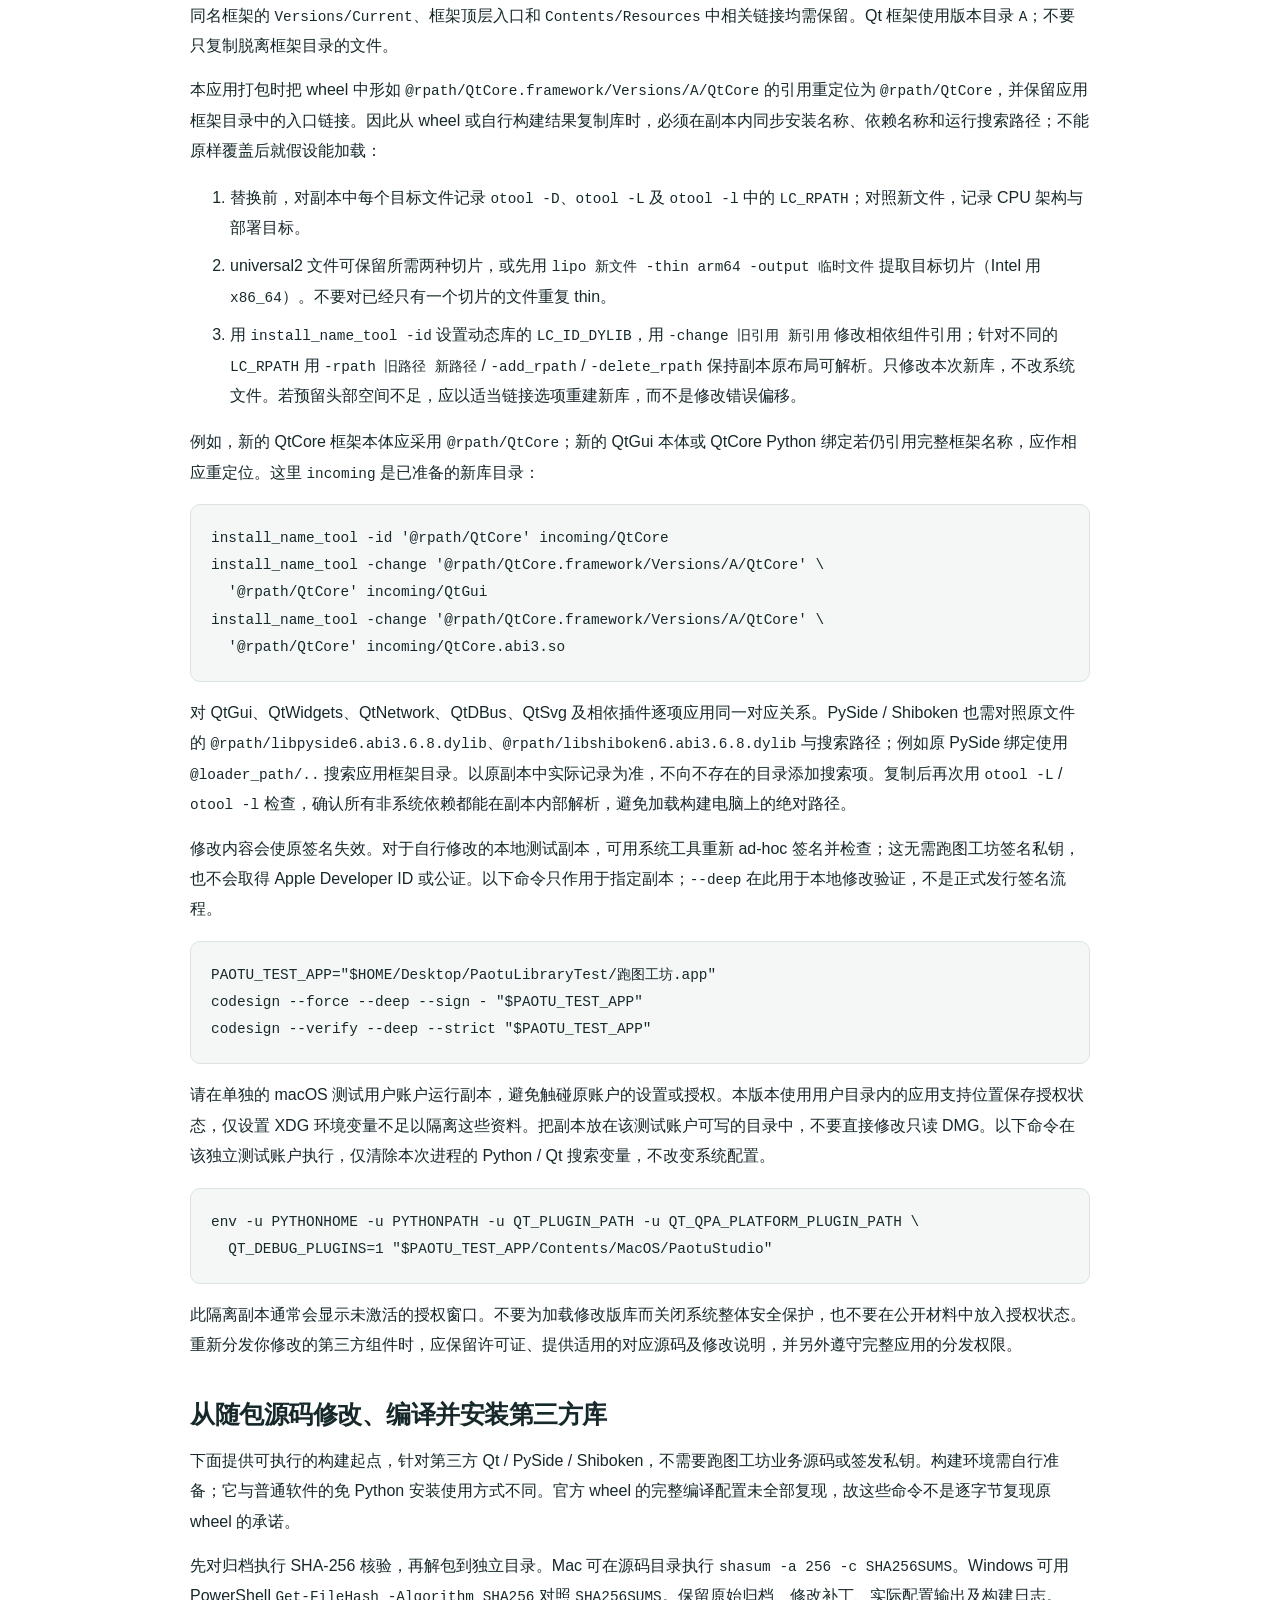
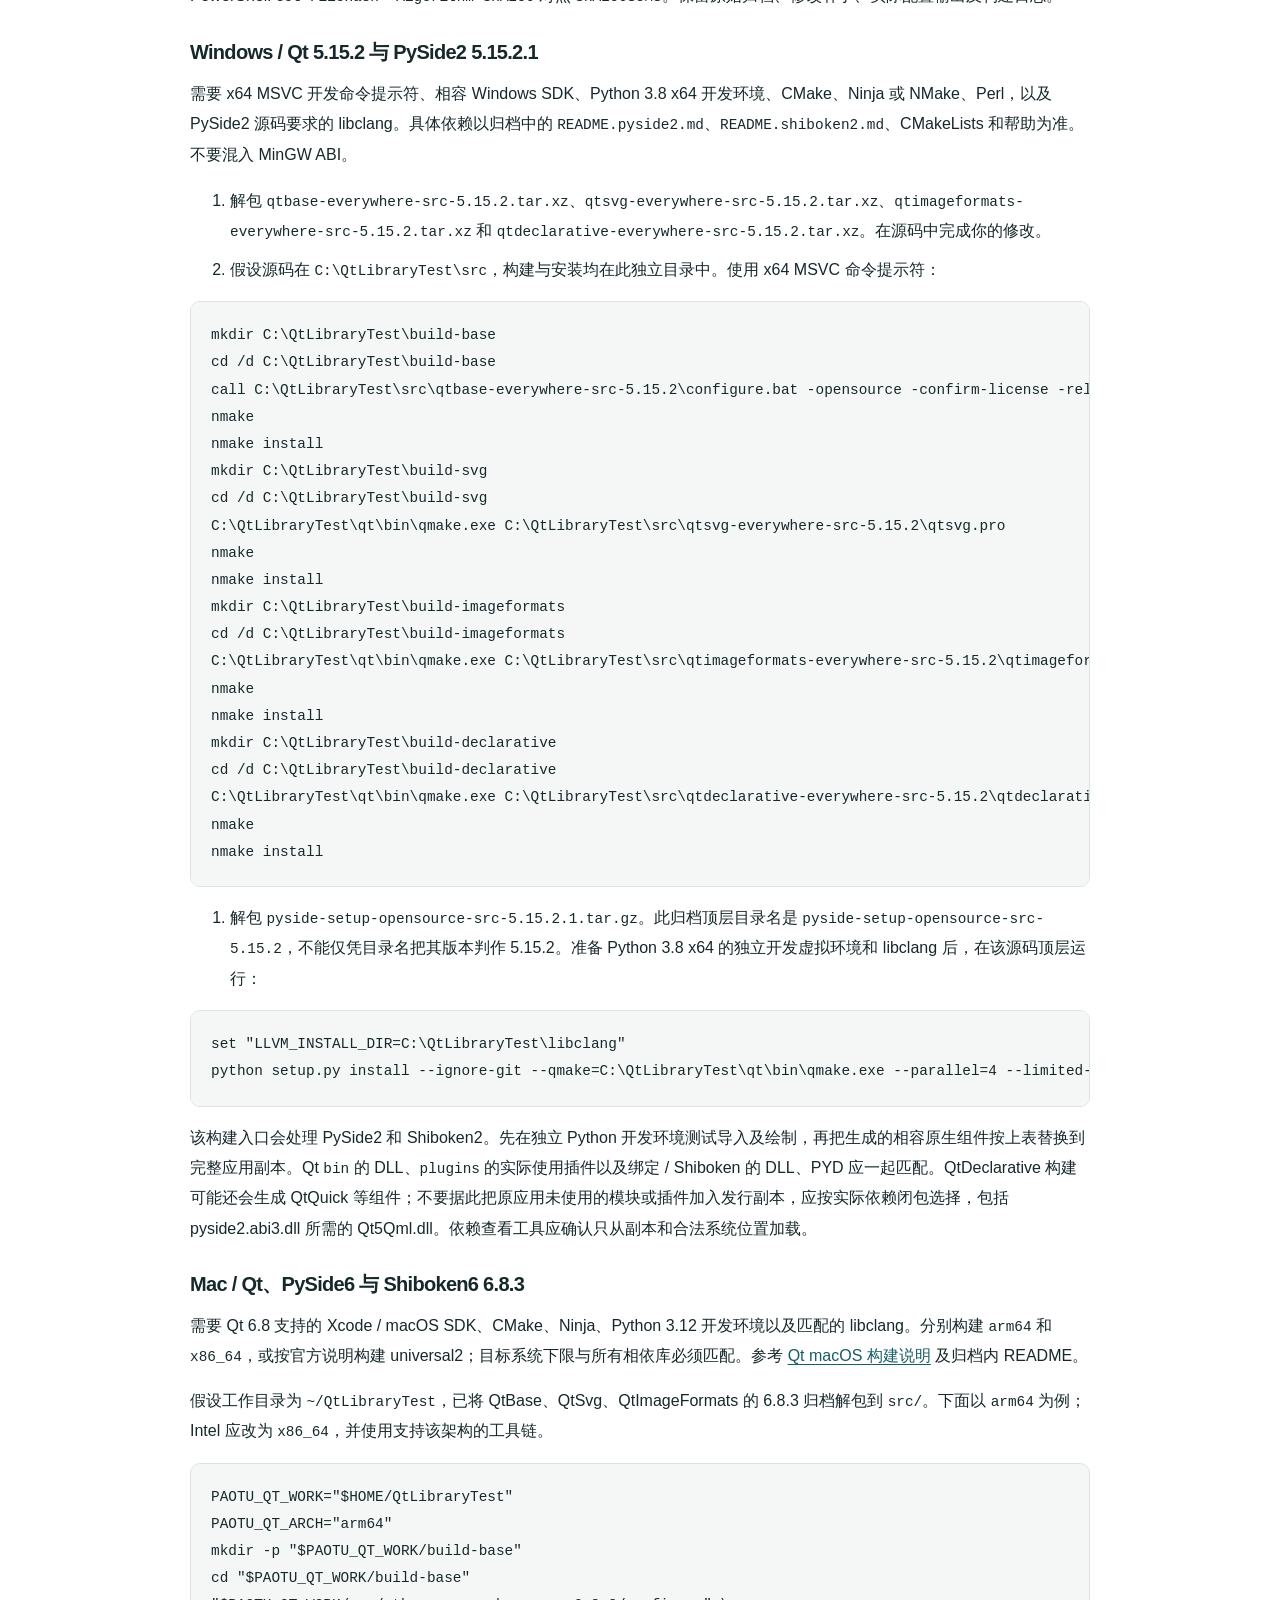
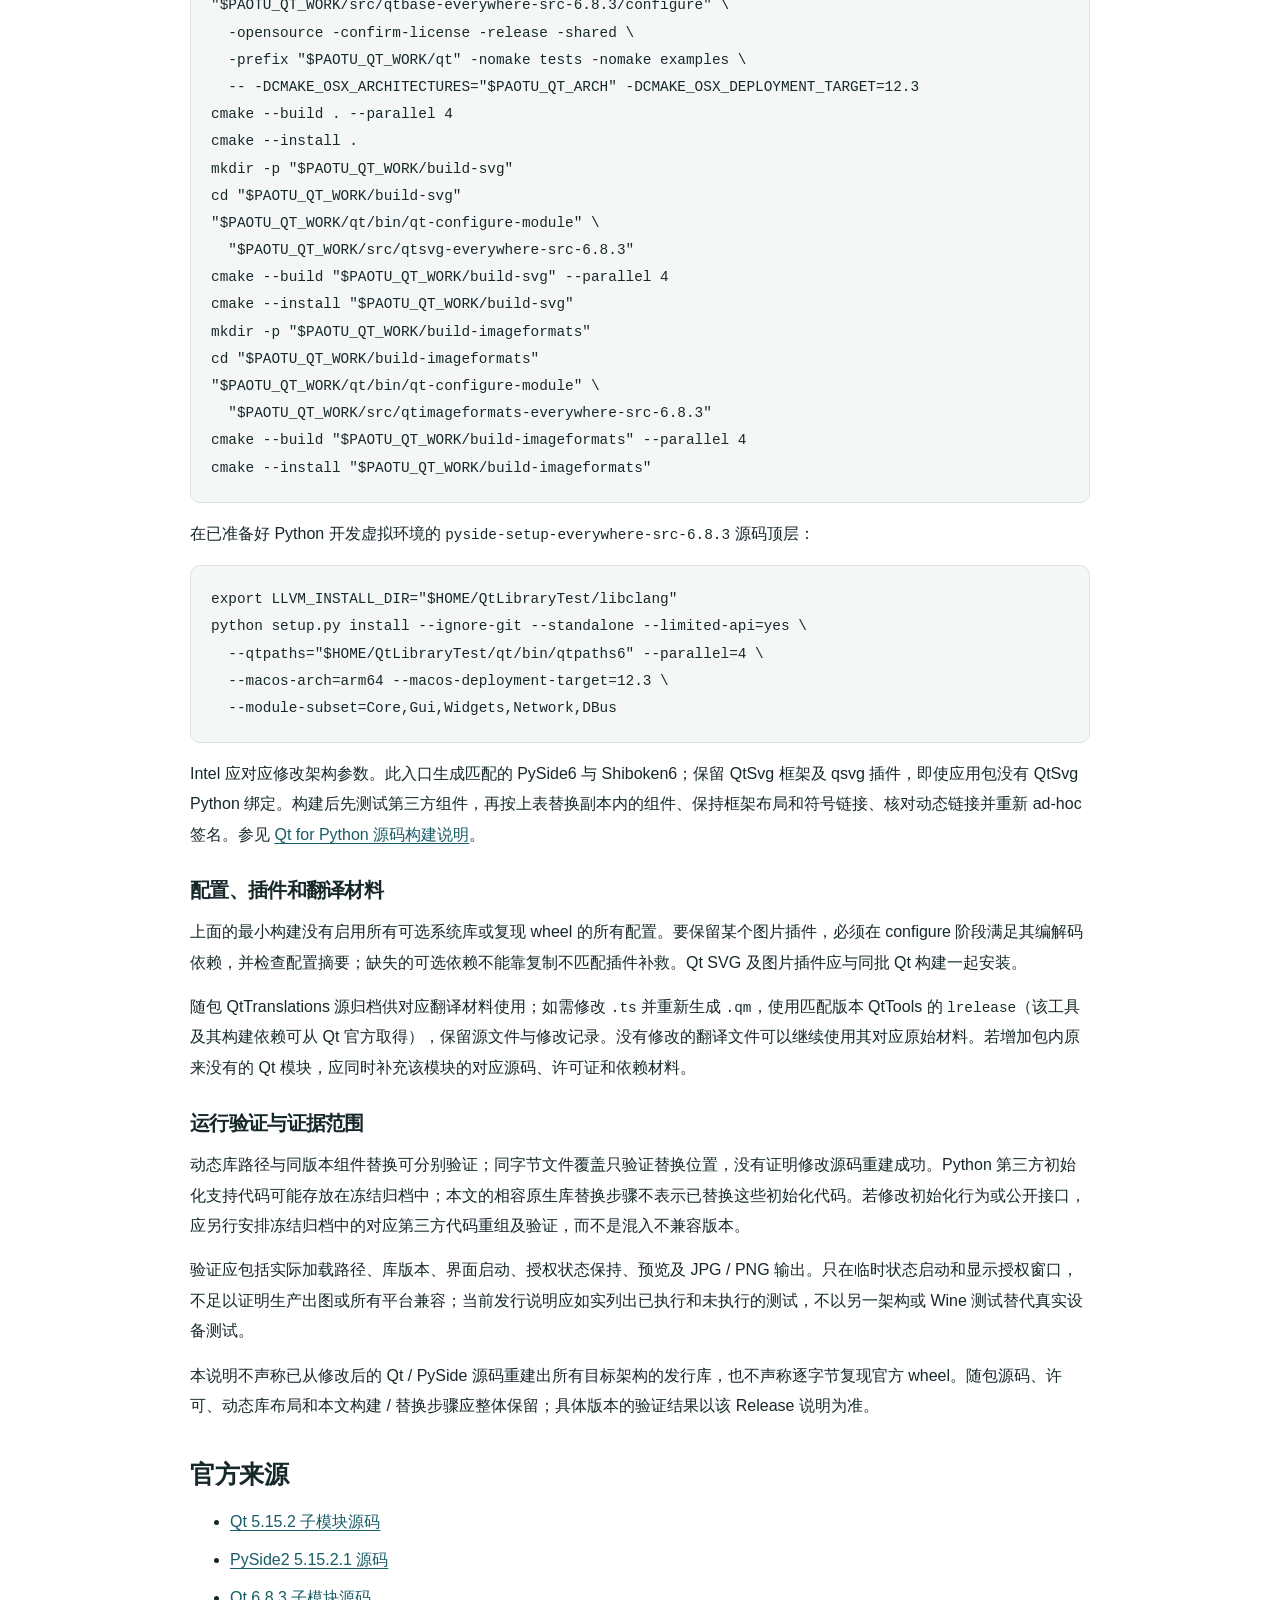
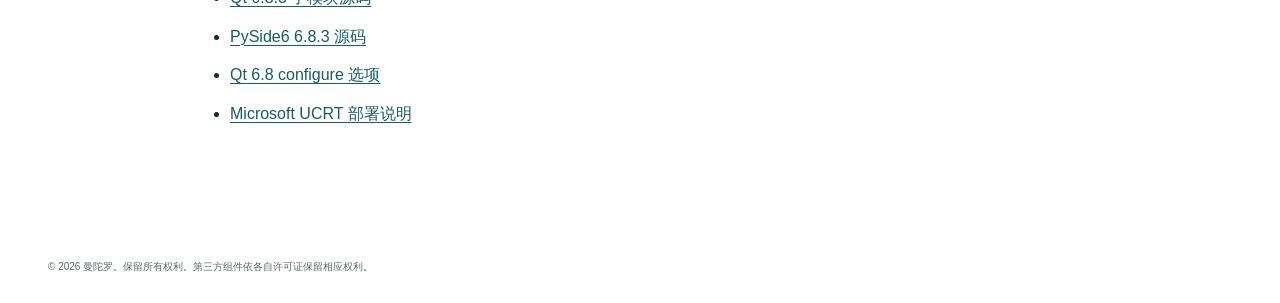
<file: THIRD_PARTY.html>
<!doctype html>
<html lang="zh-CN"><head><meta charset="UTF-8"><meta name="viewport" content="width=device-width, initial-scale=1"><title>第三方组件与动态库替换 · 跑图工坊</title><link rel="icon" href="assets/logo.svg" type="image/svg+xml"><link rel="stylesheet" href="styles.css"><script src="app.js" defer></script></head>
<body><div class="preview-banner" id="preview-banner" hidden>本地发布预览 · 安装包下载入口待确认发布后上线。</div><a class="skip-link" href="#main">跳转到主要内容</a><header class="site-header"><div class="container header-inner"><a class="brand" href="index.html"><img src="assets/logo.svg" width="40" height="40" alt=""><span>跑图工坊 <small>Paotu Studio</small></span></a><nav aria-label="主导航"><a href="index.html#downloads">软件下载</a><a href="INSTALL.html">安装帮助</a></nav></div></header><main class="container document-page" id="main"><a class="text-link" href="index.html">← 返回软件下载</a><article><h1>第三方组件、对应源码与动态库替换</h1>
<p>适用发行系列：跑图工坊 Windows x64 0.5.2、macOS Apple Silicon / Intel 0.5.1。本文面向希望修改第三方组件的开发者；普通用户无需安装 Python、编译器或执行下列命令。</p>
<h2>许可与材料位置</h2>
<p>跑图工坊使用 Qt、PySide、Shiboken 等组件。相应组件的开源许可路线包含 LGPLv3；各文件的准确许可、例外及版权声明以随包原文为准。跑图工坊业务代码保持闭源，不因此向业务代码授予开源许可。</p>
<p>发行包包含 <code>第三方许可证/</code> 和 <code>第三方库对应源码/</code>。前者保存完整声明、GPL / LGPL 原文及组件清单，后者保存 Qt / PySide 对应版本的上游源码原始归档和 <code>SHA256SUMS</code>。请保留这些材料；官网链接不能代替已经附带的源码与声明。</p>
<p>Mac 对应五个归档：QtBase、QtSvg、QtImageFormats、QtTranslations 和 PySide / Shiboken 6.8.3。Windows 对应六个归档：上述同名 Qt 5.15.2 模块、QtDeclarative 5.15.2，以及 PySide / Shiboken 5.15.2.1。Windows 的 PySide 公共运行库依赖 QtQml，因此即使软件没有导入 Qml Python 模块，也保留 Qt5Qml.dll 及其对应 QtDeclarative 源码。不能把 Mac 的五个归档用于代替 Windows 的六个归档。</p>
<div class="document-table"><table><thead><tr><th>发行平台</th><th>Python / 绑定 / Qt</th><th>应用内声明位置</th></tr></thead><tbody>
<tr><td>Windows x64</td><td>CPython 3.8.20、PySide2 / Shiboken2 5.15.2.1、Qt 5.15.2</td><td><code>PaotuStudio/_internal/legal/</code></td></tr>
<tr><td>macOS 两架构</td><td>CPython 3.12、PySide6-Essentials / Shiboken6 6.8.3、Qt 6.8.3</td><td><code>跑图工坊.app/Contents/Resources/legal/</code></td></tr>
</tbody></table></div>
<p>其他组件（如 CPython、Pillow、NumPy、SciPy 及所含原生库）的许可证也在随包清单中。Windows 的 Microsoft 运行库受其自身许可和平台限制约束，不因 Qt 或 Python 的许可而取得其他授权。</p>
<p>本软件的使用条款不限制第三方许可证允许的复制、修改、替换以及为调试此类修改而进行的逆向工程。替换兼容第三方库无需软件提供者签发库修改密钥。跑图工坊正常业务使用仍适用已有授权；第三方许可证独立授予的权利优先适用于对应组件。参见 <a href="https://doc.qt.io/qt-6.8/lgpl.html">LGPLv3 原文</a> 和随包完整许可。</p>
<h2>选择兼容的替换版本</h2>
<p>请先复制整个应用目录，在副本中操作，保留原安装包。仅从可信来源取得组件；修改库可能改变安全性、稳定性、最低操作系统要求和图像输出。</p>
<ul>
<li>使用与目标包相同的 CPU 架构、Qt 主次版本和公开接口。建议从同一补丁版本源码开始修改，不混用 Qt 5 与 Qt 6。</li>
<li>PySide 与 Shiboken 使用同一版本、同一 C++ ABI 和相容的 Python ABI。单独升级其中一个可能导致启动失败。</li>
<li>Windows 使用 x64、Release、MSVC 兼容 ABI；不要用 MinGW 构建的 Qt 替换此 MSVC 系列的库，也不要把 Debug 库混入 Release 包。保持对 Python 3.8 的兼容。</li>
<li>Mac 使用 <code>arm64</code> 或 <code>x86_64</code> 对应切片；也可使用同时包含所需切片的 universal2 库。保持框架构建方式、<code>@rpath</code> / <code>@loader_path</code> 链接关系及符号链接，最低部署目标不高于应用声明的 macOS 12.3。</li>
<li>插件必须与 Qt 库配套。若改变 Qt 构建选项或内部接口，连同所有相依 Qt 框架、PySide / Shiboken 动态库和插件一起替换，并检查它们的依赖。</li>
</ul>
<p>同版本的预编译候选可从 <a href="https://pypi.org/project/PySide2/5.15.2.1/#files">PySide2 5.15.2.1</a>、<a href="https://pypi.org/project/shiboken2/5.15.2.1/#files">Shiboken2 5.15.2.1</a>、<a href="https://pypi.org/project/PySide6-Essentials/6.8.3/#files">PySide6-Essentials 6.8.3</a> 和 <a href="https://pypi.org/project/shiboken6/6.8.3/#files">Shiboken6 6.8.3</a> 取得。wheel 是 ZIP 格式，可在独立目录解包后提取兼容原生库，不需要改动系统 Python。应核对 PyPI 提供的 SHA-256 和 wheel 的 <code>RECORD</code>。</p>
<h2>Windows：实际动态库位置与启动</h2>
<p>下列路径以完整解压的便携包为起点。不要只复制 EXE；其 <code>_internal</code> 目录和依赖必须保留。</p>
<div class="document-table"><table><thead><tr><th>组件</th><th>相对路径</th></tr></thead><tbody>
<tr><td>Qt 动态库</td><td><code>PaotuStudio/_internal/PySide2/Qt5Core.dll</code>、<code>Qt5Gui.dll</code>、<code>Qt5Network.dll</code>、<code>Qt5Widgets.dll</code>、<code>Qt5Svg.dll</code>、<code>Qt5Qml.dll</code>，以及同目录实际存在的相依 Qt DLL</td></tr>
<tr><td>PySide 绑定</td><td><code>PaotuStudio/_internal/PySide2/QtCore.pyd</code>、<code>QtGui.pyd</code>、<code>QtNetwork.pyd</code>、<code>QtWidgets.pyd</code>、<code>QtSvg.pyd</code>、<code>pyside2.abi3.dll</code></td></tr>
<tr><td>Shiboken 运行组件</td><td><code>PaotuStudio/_internal/shiboken2/shiboken2.pyd</code>、<code>shiboken2.abi3.dll</code></td></tr>
<tr><td>Qt 插件</td><td><code>PaotuStudio/_internal/PySide2/plugins/</code>；包括 <code>platforms/qwindows.dll</code> 及实际保留的图片、样式等插件</td></tr>
</tbody></table></div>
<p>退出所有跑图工坊进程，将新库复制到副本中上表的原位置；不要更改文件名。仅修改 QtCore 且保持接口兼容时可以只替换 Qt5Core.dll；较大修改应替换配套组件。不要覆盖 Python、跑图工坊业务模块、系统运行库、授权资料或无关文件。保存替换前后文件摘要，便于恢复和识别实际加载的版本。</p>
<p>可在命令提示符使用以下方法在临时用户状态中检查授权窗口能否出现。将示例路径换成你的副本位置；这不会把正式授权复制到测试位置。</p>
<pre><code>set &quot;PAOTU_TEST_STATE=%TEMP%\PaotuLibraryTest-%RANDOM%&quot;
mkdir &quot;%PAOTU_TEST_STATE%\Roaming&quot;
mkdir &quot;%PAOTU_TEST_STATE%\Local&quot;
set &quot;APPDATA=%PAOTU_TEST_STATE%\Roaming&quot;
set &quot;LOCALAPPDATA=%PAOTU_TEST_STATE%\Local&quot;
set &quot;PYTHONHOME=&quot;
set &quot;PYTHONPATH=&quot;
set &quot;QT_PLUGIN_PATH=&quot;
set &quot;QT_QPA_PLATFORM_PLUGIN_PATH=&quot;
set &quot;QT_DEBUG_PLUGINS=1&quot;
&quot;C:\PaotuLibraryTest\PaotuStudio\PaotuStudio.exe&quot;</code></pre>
<p>新的临时状态按未激活处理；出现授权窗口只证明启动及界面加载，不代表已经完成批量出图验证。业务出图测试应在经许可的隔离测试环境完成，不要公开申请码或激活码。需核验 Windows 7 兼容性时，应使用有必要系统补丁的真实 Windows 7 SP1 x64 机器；在 Wine 或较新 Windows 启动不等于已验证 Windows 7。</p>
<h2>Mac：实际动态库位置、签名与启动</h2>
<p>在 Finder 中复制整个 <code>.app</code>，保留框架与资源的符号链接。下面的路径从副本 <code>跑图工坊.app</code> 开始。</p>
<div class="document-table"><table><thead><tr><th>组件</th><th>相对路径</th></tr></thead><tbody>
<tr><td>Qt 框架</td><td><code>Contents/Frameworks/PySide6/Qt/lib/QtCore.framework/Versions/A/QtCore</code>；同目录还包括 QtGui、QtWidgets、QtNetwork、QtDBus、QtSvg 框架</td></tr>
<tr><td>PySide 原生绑定</td><td><code>Contents/Frameworks/PySide6/QtCore.abi3.so</code>、<code>QtGui.abi3.so</code>、<code>QtWidgets.abi3.so</code>、<code>QtNetwork.abi3.so</code>、<code>QtDBus.abi3.so</code>、<code>libpyside6.abi3.6.8.dylib</code></td></tr>
<tr><td>Shiboken 运行组件</td><td><code>Contents/Frameworks/shiboken6/Shiboken.abi3.so</code>、<code>libshiboken6.abi3.6.8.dylib</code></td></tr>
<tr><td>Qt 插件</td><td><code>Contents/Frameworks/PySide6/Qt/plugins/</code>，包括 <code>platforms/libqcocoa.dylib</code> 及图片、样式、TLS 等插件</td></tr>
</tbody></table></div>
<p>同名框架的 <code>Versions/Current</code>、框架顶层入口和 <code>Contents/Resources</code> 中相关链接均需保留。Qt 框架使用版本目录 <code>A</code>；不要只复制脱离框架目录的文件。</p>
<p>本应用打包时把 wheel 中形如 <code>@rpath/QtCore.framework/Versions/A/QtCore</code> 的引用重定位为 <code>@rpath/QtCore</code>，并保留应用框架目录中的入口链接。因此从 wheel 或自行构建结果复制库时，必须在副本内同步安装名称、依赖名称和运行搜索路径；不能原样覆盖后就假设能加载：</p>
<ol>
<li>替换前，对副本中每个目标文件记录 <code>otool -D</code>、<code>otool -L</code> 及 <code>otool -l</code> 中的 <code>LC_RPATH</code>；对照新文件，记录 CPU 架构与部署目标。</li>
<li>universal2 文件可保留所需两种切片，或先用 <code>lipo 新文件 -thin arm64 -output 临时文件</code> 提取目标切片（Intel 用 <code>x86_64</code>）。不要对已经只有一个切片的文件重复 thin。</li>
<li>用 <code>install_name_tool -id</code> 设置动态库的 <code>LC_ID_DYLIB</code>，用 <code>-change 旧引用 新引用</code> 修改相依组件引用；针对不同的 <code>LC_RPATH</code> 用 <code>-rpath 旧路径 新路径</code> / <code>-add_rpath</code> / <code>-delete_rpath</code> 保持副本原布局可解析。只修改本次新库，不改系统文件。若预留头部空间不足，应以适当链接选项重建新库，而不是修改错误偏移。</li>
</ol>
<p>例如，新的 QtCore 框架本体应采用 <code>@rpath/QtCore</code>；新的 QtGui 本体或 QtCore Python 绑定若仍引用完整框架名称，应作相应重定位。这里 <code>incoming</code> 是已准备的新库目录：</p>
<pre><code>install_name_tool -id &#x27;@rpath/QtCore&#x27; incoming/QtCore
install_name_tool -change &#x27;@rpath/QtCore.framework/Versions/A/QtCore&#x27; \
  &#x27;@rpath/QtCore&#x27; incoming/QtGui
install_name_tool -change &#x27;@rpath/QtCore.framework/Versions/A/QtCore&#x27; \
  &#x27;@rpath/QtCore&#x27; incoming/QtCore.abi3.so</code></pre>
<p>对 QtGui、QtWidgets、QtNetwork、QtDBus、QtSvg 及相依插件逐项应用同一对应关系。PySide / Shiboken 也需对照原文件的 <code>@rpath/libpyside6.abi3.6.8.dylib</code>、<code>@rpath/libshiboken6.abi3.6.8.dylib</code> 与搜索路径；例如原 PySide 绑定使用 <code>@loader_path/..</code> 搜索应用框架目录。以原副本中实际记录为准，不向不存在的目录添加搜索项。复制后再次用 <code>otool -L</code> / <code>otool -l</code> 检查，确认所有非系统依赖都能在副本内部解析，避免加载构建电脑上的绝对路径。</p>
<p>修改内容会使原签名失效。对于自行修改的本地测试副本，可用系统工具重新 ad-hoc 签名并检查；这无需跑图工坊签名私钥，也不会取得 Apple Developer ID 或公证。以下命令只作用于指定副本；<code>--deep</code> 在此用于本地修改验证，不是正式发行签名流程。</p>
<pre><code>PAOTU_TEST_APP=&quot;$HOME/Desktop/PaotuLibraryTest/跑图工坊.app&quot;
codesign --force --deep --sign - &quot;$PAOTU_TEST_APP&quot;
codesign --verify --deep --strict &quot;$PAOTU_TEST_APP&quot;</code></pre>
<p>请在单独的 macOS 测试用户账户运行副本，避免触碰原账户的设置或授权。本版本使用用户目录内的应用支持位置保存授权状态，仅设置 XDG 环境变量不足以隔离这些资料。把副本放在该测试账户可写的目录中，不要直接修改只读 DMG。以下命令在该独立测试账户执行，仅清除本次进程的 Python / Qt 搜索变量，不改变系统配置。</p>
<pre><code>env -u PYTHONHOME -u PYTHONPATH -u QT_PLUGIN_PATH -u QT_QPA_PLATFORM_PLUGIN_PATH \
  QT_DEBUG_PLUGINS=1 &quot;$PAOTU_TEST_APP/Contents/MacOS/PaotuStudio&quot;</code></pre>
<p>此隔离副本通常会显示未激活的授权窗口。不要为加载修改版库而关闭系统整体安全保护，也不要在公开材料中放入授权状态。重新分发你修改的第三方组件时，应保留许可证、提供适用的对应源码及修改说明，并另外遵守完整应用的分发权限。</p>
<h2>从随包源码修改、编译并安装第三方库</h2>
<p>下面提供可执行的构建起点，针对第三方 Qt / PySide / Shiboken，不需要跑图工坊业务源码或签发私钥。构建环境需自行准备；它与普通软件的免 Python 安装使用方式不同。官方 wheel 的完整编译配置未全部复现，故这些命令不是逐字节复现原 wheel 的承诺。</p>
<p>先对归档执行 SHA-256 核验，再解包到独立目录。Mac 可在源码目录执行 <code>shasum -a 256 -c SHA256SUMS</code>。Windows 可用 PowerShell <code>Get-FileHash -Algorithm SHA256</code> 对照 <code>SHA256SUMS</code>。保留原始归档、修改补丁、实际配置输出及构建日志。</p>
<h3>Windows / Qt 5.15.2 与 PySide2 5.15.2.1</h3>
<p>需要 x64 MSVC 开发命令提示符、相容 Windows SDK、Python 3.8 x64 开发环境、CMake、Ninja 或 NMake、Perl，以及 PySide2 源码要求的 libclang。具体依赖以归档中的 <code>README.pyside2.md</code>、<code>README.shiboken2.md</code>、CMakeLists 和帮助为准。不要混入 MinGW ABI。</p>
<ol>
<li>解包 <code>qtbase-everywhere-src-5.15.2.tar.xz</code>、<code>qtsvg-everywhere-src-5.15.2.tar.xz</code>、<code>qtimageformats-everywhere-src-5.15.2.tar.xz</code> 和 <code>qtdeclarative-everywhere-src-5.15.2.tar.xz</code>。在源码中完成你的修改。</li>
<li>假设源码在 <code>C:\QtLibraryTest\src</code>，构建与安装均在此独立目录中。使用 x64 MSVC 命令提示符：</li>
</ol>
<pre><code>mkdir C:\QtLibraryTest\build-base
cd /d C:\QtLibraryTest\build-base
call C:\QtLibraryTest\src\qtbase-everywhere-src-5.15.2\configure.bat -opensource -confirm-license -release -shared -platform win32-msvc -prefix C:\QtLibraryTest\qt -nomake tests -nomake examples -opengl dynamic
nmake
nmake install
mkdir C:\QtLibraryTest\build-svg
cd /d C:\QtLibraryTest\build-svg
C:\QtLibraryTest\qt\bin\qmake.exe C:\QtLibraryTest\src\qtsvg-everywhere-src-5.15.2\qtsvg.pro
nmake
nmake install
mkdir C:\QtLibraryTest\build-imageformats
cd /d C:\QtLibraryTest\build-imageformats
C:\QtLibraryTest\qt\bin\qmake.exe C:\QtLibraryTest\src\qtimageformats-everywhere-src-5.15.2\qtimageformats.pro
nmake
nmake install
mkdir C:\QtLibraryTest\build-declarative
cd /d C:\QtLibraryTest\build-declarative
C:\QtLibraryTest\qt\bin\qmake.exe C:\QtLibraryTest\src\qtdeclarative-everywhere-src-5.15.2\qtdeclarative.pro
nmake
nmake install</code></pre>
<ol>
<li>解包 <code>pyside-setup-opensource-src-5.15.2.1.tar.gz</code>。此归档顶层目录名是 <code>pyside-setup-opensource-src-5.15.2</code>，不能仅凭目录名把其版本判作 5.15.2。准备 Python 3.8 x64 的独立开发虚拟环境和 libclang 后，在该源码顶层运行：</li>
</ol>
<pre><code>set &quot;LLVM_INSTALL_DIR=C:\QtLibraryTest\libclang&quot;
python setup.py install --ignore-git --qmake=C:\QtLibraryTest\qt\bin\qmake.exe --parallel=4 --limited-api=yes --module-subset=Core,Gui,Widgets,Network,Svg</code></pre>
<p>该构建入口会处理 PySide2 和 Shiboken2。先在独立 Python 开发环境测试导入及绘制，再把生成的相容原生组件按上表替换到完整应用副本。Qt <code>bin</code> 的 DLL、<code>plugins</code> 的实际使用插件以及绑定 / Shiboken 的 DLL、PYD 应一起匹配。QtDeclarative 构建可能还会生成 QtQuick 等组件；不要据此把原应用未使用的模块或插件加入发行副本，应按实际依赖闭包选择，包括 pyside2.abi3.dll 所需的 Qt5Qml.dll。依赖查看工具应确认只从副本和合法系统位置加载。</p>
<h3>Mac / Qt、PySide6 与 Shiboken6 6.8.3</h3>
<p>需要 Qt 6.8 支持的 Xcode / macOS SDK、CMake、Ninja、Python 3.12 开发环境以及匹配的 libclang。分别构建 <code>arm64</code> 和 <code>x86_64</code>，或按官方说明构建 universal2；目标系统下限与所有相依库必须匹配。参考 <a href="https://doc.qt.io/qt-6.8/macos-building.html">Qt macOS 构建说明</a> 及归档内 README。</p>
<p>假设工作目录为 <code>~/QtLibraryTest</code>，已将 QtBase、QtSvg、QtImageFormats 的 6.8.3 归档解包到 <code>src/</code>。下面以 <code>arm64</code> 为例；Intel 应改为 <code>x86_64</code>，并使用支持该架构的工具链。</p>
<pre><code>PAOTU_QT_WORK=&quot;$HOME/QtLibraryTest&quot;
PAOTU_QT_ARCH=&quot;arm64&quot;
mkdir -p &quot;$PAOTU_QT_WORK/build-base&quot;
cd &quot;$PAOTU_QT_WORK/build-base&quot;
&quot;$PAOTU_QT_WORK/src/qtbase-everywhere-src-6.8.3/configure&quot; \
  -opensource -confirm-license -release -shared \
  -prefix &quot;$PAOTU_QT_WORK/qt&quot; -nomake tests -nomake examples \
  -- -DCMAKE_OSX_ARCHITECTURES=&quot;$PAOTU_QT_ARCH&quot; -DCMAKE_OSX_DEPLOYMENT_TARGET=12.3
cmake --build . --parallel 4
cmake --install .
mkdir -p &quot;$PAOTU_QT_WORK/build-svg&quot;
cd &quot;$PAOTU_QT_WORK/build-svg&quot;
&quot;$PAOTU_QT_WORK/qt/bin/qt-configure-module&quot; \
  &quot;$PAOTU_QT_WORK/src/qtsvg-everywhere-src-6.8.3&quot;
cmake --build &quot;$PAOTU_QT_WORK/build-svg&quot; --parallel 4
cmake --install &quot;$PAOTU_QT_WORK/build-svg&quot;
mkdir -p &quot;$PAOTU_QT_WORK/build-imageformats&quot;
cd &quot;$PAOTU_QT_WORK/build-imageformats&quot;
&quot;$PAOTU_QT_WORK/qt/bin/qt-configure-module&quot; \
  &quot;$PAOTU_QT_WORK/src/qtimageformats-everywhere-src-6.8.3&quot;
cmake --build &quot;$PAOTU_QT_WORK/build-imageformats&quot; --parallel 4
cmake --install &quot;$PAOTU_QT_WORK/build-imageformats&quot;</code></pre>
<p>在已准备好 Python 开发虚拟环境的 <code>pyside-setup-everywhere-src-6.8.3</code> 源码顶层：</p>
<pre><code>export LLVM_INSTALL_DIR=&quot;$HOME/QtLibraryTest/libclang&quot;
python setup.py install --ignore-git --standalone --limited-api=yes \
  --qtpaths=&quot;$HOME/QtLibraryTest/qt/bin/qtpaths6&quot; --parallel=4 \
  --macos-arch=arm64 --macos-deployment-target=12.3 \
  --module-subset=Core,Gui,Widgets,Network,DBus</code></pre>
<p>Intel 应对应修改架构参数。此入口生成匹配的 PySide6 与 Shiboken6；保留 QtSvg 框架及 qsvg 插件，即使应用包没有 QtSvg Python 绑定。构建后先测试第三方组件，再按上表替换副本内的组件、保持框架布局和符号链接、核对动态链接并重新 ad-hoc 签名。参见 <a href="https://doc.qt.io/qtforpython-6.8/building_from_source/index.html">Qt for Python 源码构建说明</a>。</p>
<h3>配置、插件和翻译材料</h3>
<p>上面的最小构建没有启用所有可选系统库或复现 wheel 的所有配置。要保留某个图片插件，必须在 configure 阶段满足其编解码依赖，并检查配置摘要；缺失的可选依赖不能靠复制不匹配插件补救。Qt SVG 及图片插件应与同批 Qt 构建一起安装。</p>
<p>随包 QtTranslations 源归档供对应翻译材料使用；如需修改 <code>.ts</code> 并重新生成 <code>.qm</code>，使用匹配版本 QtTools 的 <code>lrelease</code>（该工具及其构建依赖可从 Qt 官方取得），保留源文件与修改记录。没有修改的翻译文件可以继续使用其对应原始材料。若增加包内原来没有的 Qt 模块，应同时补充该模块的对应源码、许可证和依赖材料。</p>
<h3>运行验证与证据范围</h3>
<p>动态库路径与同版本组件替换可分别验证；同字节文件覆盖只验证替换位置，没有证明修改源码重建成功。Python 第三方初始化支持代码可能存放在冻结归档中；本文的相容原生库替换步骤不表示已替换这些初始化代码。若修改初始化行为或公开接口，应另行安排冻结归档中的对应第三方代码重组及验证，而不是混入不兼容版本。</p>
<p>验证应包括实际加载路径、库版本、界面启动、授权状态保持、预览及 JPG / PNG 输出。只在临时状态启动和显示授权窗口，不足以证明生产出图或所有平台兼容；当前发行说明应如实列出已执行和未执行的测试，不以另一架构或 Wine 测试替代真实设备测试。</p>
<p>本说明不声称已从修改后的 Qt / PySide 源码重建出所有目标架构的发行库，也不声称逐字节复现官方 wheel。随包源码、许可、动态库布局和本文构建 / 替换步骤应整体保留；具体版本的验证结果以该 Release 说明为准。</p>
<h2>官方来源</h2>
<ul>
<li><a href="https://download.qt.io/archive/qt/5.15/5.15.2/submodules/">Qt 5.15.2 子模块源码</a></li>
<li><a href="https://download.qt.io/official_releases/QtForPython/pyside2/PySide2-5.15.2.1-src/">PySide2 5.15.2.1 源码</a></li>
<li><a href="https://download.qt.io/archive/qt/6.8/6.8.3/submodules/">Qt 6.8.3 子模块源码</a></li>
<li><a href="https://download.qt.io/official_releases/QtForPython/pyside6/PySide6-6.8.3-src/">PySide6 6.8.3 源码</a></li>
<li><a href="https://doc.qt.io/qt-6.8/configure-options.html">Qt 6.8 configure 选项</a></li>
<li><a href="https://learn.microsoft.com/en-us/cpp/windows/universal-crt-deployment?view=msvc-170">Microsoft UCRT 部署说明</a></li>
</ul></article></main><footer class="site-footer container"><p>© 2026 曼陀罗。保留所有权利。第三方组件依各自许可证保留相应权利。</p></footer></body></html>
</file>
<file: styles.css>
:root{color-scheme:light;--brand:#175c66;--brand-dark:#10464f;--ink:#17282b;--muted:#59696b;--line:#dbe4e3;--surface:#f4f7f6;--white:#fff;--soft:#e8f1ef;--radius:20px;--shadow:0 24px 80px rgba(24,66,67,.07)}
*{box-sizing:border-box}html{scroll-behavior:smooth;scroll-padding-top:104px}body{margin:0;font-family:-apple-system,BlinkMacSystemFont,"Segoe UI","PingFang SC","Hiragino Sans GB","Microsoft YaHei",sans-serif;color:var(--ink);background:var(--white);font-size:15px;line-height:1.7;-webkit-font-smoothing:antialiased}a{color:inherit;text-decoration:none}button,a,summary{-webkit-tap-highlight-color:transparent}a:focus-visible,summary:focus-visible{outline:3px solid #bd741f;outline-offset:5px;border-radius:4px}img,svg{display:block}button,input{font:inherit}h1,h2,h3,p{margin:0}h1,h2,h3{line-height:1.25;letter-spacing:-.035em}h1{font-size:clamp(48px,5.7vw,78px);font-weight:650}h2{font-size:clamp(29px,3.4vw,43px);font-weight:600}h3{font-weight:600}.container{width:min(1184px,calc(100% - 80px));margin-inline:auto}.skip-link{position:fixed;top:-70px;left:16px;z-index:99;padding:12px 20px;background:var(--brand);color:#fff}.skip-link:focus{top:12px}.preview-banner{background:#fff3d8;color:#694700;text-align:center;padding:9px 16px;font-size:13px}.preview-banner[hidden]{display:none}.site-header{background:rgba(255,255,255,.94);border-bottom:1px solid rgba(219,228,227,.7);position:sticky;top:0;z-index:10;backdrop-filter:blur(16px)}.header-inner{min-height:86px;display:flex;align-items:center;gap:32px}.brand{display:inline-flex;align-items:center;gap:11px;white-space:nowrap}.brand>span{font-size:19px;line-height:1.2;font-weight:650;letter-spacing:.02em}.brand small{display:block;font-size:10px;letter-spacing:.07em;font-weight:500;color:var(--muted);margin-top:5px}.header-inner nav{display:flex;gap:28px;margin-left:auto;font-size:13px;font-weight:500;color:#41585b}.header-inner nav a:hover,.text-link:hover,.file-meta a:hover,.footer-main a:hover{color:var(--brand);text-decoration:underline;text-underline-offset:5px}.header-download{font-size:13px;font-weight:600;border:1px solid var(--line);border-radius:999px;padding:9px 17px;display:flex;gap:20px;align-items:center}.header-download:hover{background:var(--soft);border-color:#afc7c7}.hero{display:grid;grid-template-columns:1fr 1.06fr;align-items:center;gap:56px;padding-block:100px 104px}.eyebrow{color:var(--brand);font-size:12px;letter-spacing:.12em;font-weight:650;margin-bottom:18px}.hero .eyebrow{display:flex;align-items:center;gap:8px}.status-dot{width:6px;height:6px;display:inline-block;background:var(--brand);border-radius:50%;flex-shrink:0}.hero-description{font-size:17px;line-height:1.9;margin-top:28px;color:var(--muted)}.hero-actions{display:flex;align-items:center;gap:26px;margin-top:30px}.button{display:inline-flex;align-items:center;justify-content:center;gap:26px;border-radius:10px;padding:14px 23px;font-size:14px;font-weight:600;min-height:50px;transition:background .15s,transform .15s}.button:hover{transform:translateY(-1px)}.primary{background:var(--brand);color:#fff}.primary:hover{background:var(--brand-dark)}.secondary{background:var(--soft);color:var(--brand)}.secondary:hover{background:#dce9e6}.text-link{font-size:13px;font-weight:600;display:inline-flex;gap:12px;align-items:center}.hero-footnote{font-size:11px;color:var(--muted);margin-top:23px}.workflow-visual{background:#fbfcfa;border-radius:24px;border:1px solid var(--line);box-shadow:var(--shadow);overflow:hidden;transform:rotate(-1deg)}.visual-top{height:56px;border-bottom:1px solid var(--line);display:flex;align-items:center;gap:14px;padding:0 22px;color:var(--muted);font-size:11px}.visual-dots{display:flex;gap:5px}.visual-dots i{width:6px;height:6px;background:#cdd8d4;border-radius:50%}.visual-badge{margin-left:auto;border:1px solid var(--line);border-radius:99px;padding:2px 8px;font-size:9px}.visual-board{position:relative;display:flex;align-items:center;gap:12px;min-height:285px;padding:30px 24px;background-image:radial-gradient(#cfdcd7 1px,transparent 1px);background-size:17px 17px}.source-stack{width:43%;z-index:1}.source-card{background:#fff;border:1px solid #dce5e0;box-shadow:0 4px 12px #203d3a05;display:flex;align-items:center;gap:9px;padding:13px 11px;border-radius:10px;margin:12px 0}.source-card strong{font-size:12px;font-weight:600;display:block}.source-card small{font-size:8px;color:var(--muted);white-space:nowrap;display:block;margin-top:2px}.source-icon{font-size:8px;font-weight:700;width:30px;height:34px;border-radius:5px;background:#eaf0f5;color:#395d74;display:flex;align-items:center;justify-content:center;flex-shrink:0}.sheet-source .source-icon{background:#e8f2e8;color:#426f4d}.asset-source .source-icon{background:#f6eee2;color:#91703e}.source-check{color:var(--brand);font-size:10px;margin-left:auto}.flow-connector{display:flex;align-items:center;flex:1;color:var(--brand)}.flow-connector span{height:1px;width:100%;background:#9fbab2}.flow-connector b{font-size:20px;font-weight:400;margin:0 1px}.output-stack{height:223px;width:39%;position:relative;margin-right:10px}.product-output{position:absolute;width:100%;height:100%;border-radius:9px;border:1px solid #cddcd3;box-shadow:0 7px 18px #1a413415}.output-back{background:#e2ebe0;transform:rotate(8deg) translate(8px,-3px)}.output-middle{background:#f0f1dd;transform:rotate(-4deg) translate(-6px,2px)}.output-front{background:linear-gradient(135deg,#f9f9e9,#eff1de);padding:14px 13px;transform:rotate(1deg);overflow:hidden}.example-label{font-size:7px;letter-spacing:.06em;color:#63756a}.sample-heading{margin-top:11px;position:relative;z-index:2}.sample-heading>span{display:block;font-size:20px;font-weight:650;letter-spacing:-.05em;color:#28473e;white-space:nowrap}.sample-heading>small{display:block;font-size:11px;letter-spacing:.24em;margin-top:3px;color:#617a69}.product-bottle{position:absolute;right:23px;bottom:31px;width:66px;height:92px;border-radius:7px 7px 13px 13px;background:linear-gradient(90deg,#d0ddd0,#edf4e5 32%,#d8e4d2 75%,#c7d7c4);border:1px solid #abbcac;box-shadow:14px 13px 18px #27402d1a;transform:rotate(8deg)}.product-bottle>i{position:absolute;height:23px;background:linear-gradient(90deg,#335e4b,#63866a 40%,#305542);left:9px;right:9px;top:-23px;border-radius:5px 5px 0 0;border:1px solid #45634c}.product-bottle>div{font-size:7px;text-align:center;padding:28px 0;color:#43614d;line-height:1.3}.product-bottle b,.product-bottle small{display:block;font-size:6px;font-weight:500}.product-bottle small{font-size:4px;margin-top:6px;letter-spacing:1px}.sample-bottom{position:absolute;bottom:11px;left:12px;right:12px;border-top:1px solid #c9d3be;padding-top:6px;display:flex;justify-content:space-between;font-size:6px;color:#6c7d67;letter-spacing:.07em}.visual-bottom{padding:14px 22px;border-top:1px solid var(--line);display:flex;align-items:center;gap:7px;font-size:9px;color:var(--muted);background:#fff}.visual-bottom>span:last-child{margin-left:auto;color:var(--brand);white-space:nowrap}.workflow-section{padding-block:86px;background:var(--surface);border-top:1px solid #e9efed;border-bottom:1px solid #e9efed}.section-heading{max-width:680px}.section-heading>p:last-child{font-size:15px;color:var(--muted);margin-top:18px}.steps{display:grid;grid-template-columns:repeat(3,1fr);gap:44px;padding:0;margin:48px 0 0;list-style:none;counter-reset:steps}.steps li{border-top:1px solid #cbd9d4;padding-top:18px}.step-number{color:#748b84;font-size:11px;font-weight:600}.steps h3{font-size:20px;margin-top:18px}.steps p{font-size:14px;line-height:1.9;color:var(--muted);margin-top:13px;max-width:290px}.detail-strip{margin-top:51px;padding-top:30px;border-top:1px solid var(--line);display:grid;grid-template-columns:repeat(3,1fr);gap:30px}.detail-strip>div{display:flex;gap:14px;align-items:flex-start}.detail-symbol{font-size:20px;color:var(--brand);min-width:28px;line-height:1.3}.detail-strip strong{display:block;font-size:12px;font-weight:600}.detail-strip p>span{display:block;color:var(--muted);font-size:11px;margin-top:4px;line-height:1.8}.download-section{padding-block:100px 83px}.download-grid{display:grid;grid-template-columns:repeat(3,1fr);gap:20px;margin-top:40px;align-items:stretch}.download-card{border:1px solid var(--line);border-radius:var(--radius);padding:28px 25px;background:#fff;display:flex;flex-direction:column}.download-card{transition:border-color .2s ease,box-shadow .2s ease,transform .2s ease}.platform-heading{display:flex;align-items:center;justify-content:space-between;margin-bottom:29px}.platform-heading svg{width:29px;height:29px;color:var(--brand)}.version-chip{font-size:10px;color:var(--brand);background:var(--soft);border-radius:99px;padding:4px 10px;font-weight:600}.download-card h3{font-size:24px;letter-spacing:-.03em}.download-card h3>span{font-size:17px;font-weight:500}.platform-subtitle{font-size:11px;color:var(--muted);margin-top:6px}.platform-description{font-size:13px;color:var(--muted);line-height:1.9;margin-top:22px;margin-bottom:25px}.download-button{width:100%;gap:12px;justify-content:space-between;padding-inline:17px;font-size:13px}.file-meta{display:flex;justify-content:space-between;flex-wrap:wrap;gap:4px;font-size:9px;color:var(--muted);margin-top:12px}.file-meta a{color:var(--brand)}.compatibility-note{font-size:10px;line-height:1.9;color:var(--muted);margin-top:21px;margin-bottom:17px;flex:1}.checksum{border-top:1px solid #e5ebe9;padding-top:13px}.checksum summary{font-size:10px;cursor:pointer;color:var(--brand);list-style:none}.checksum summary::before{content:"+";margin-right:7px}.checksum[open] summary::before{content:"−"}.checksum code{font-family:ui-monospace,SFMono-Regular,Consolas,monospace;overflow-wrap:anywhere;display:block;font-size:9px;line-height:1.8;margin-top:10px;color:var(--muted)}.download-note{margin-top:25px;color:var(--muted);font-size:11px;line-height:1.9}.release-section{border-top:1px solid var(--line);padding-block:60px 77px;display:grid;grid-template-columns:1fr 2fr;gap:60px}.release-heading h2{font-size:32px;margin-bottom:25px}.release-content{display:grid;grid-template-columns:140px 1fr;gap:22px;padding-top:4px}.release-tag{font-size:10px;color:var(--muted);line-height:1.7}.release-tag strong{display:block;font-size:22px;color:var(--brand);font-weight:550;margin-top:4px}.release-tag>span{display:block;margin-top:11px;font-size:11px}.release-content h3{font-size:18px;margin-bottom:18px}.release-content ul{padding-left:16px;margin:0;color:var(--muted);font-size:12px;line-height:1.9}.release-content li+li{margin-top:9px}.release-clarification{margin-block:16px;font-size:10px;color:var(--muted)}.help-section{background:var(--surface);padding-block:78px}.help-layout{display:grid;grid-template-columns:1fr 1.7fr;gap:90px}.help-intro>p:not(.eyebrow){font-size:13px;color:var(--muted);line-height:1.9;margin-top:22px;margin-bottom:23px}.help-questions>details{border-bottom:1px solid #d1ded9;padding-block:22px}.help-questions>details:first-child{border-top:1px solid #d1ded9}.help-questions summary{display:flex;justify-content:space-between;align-items:center;gap:20px;cursor:pointer;font-size:14px;font-weight:550;list-style:none;line-height:1.6}.help-questions summary::-webkit-details-marker,.checksum summary::-webkit-details-marker{display:none}.help-questions summary>span{font-size:21px;color:var(--brand);font-weight:400;transition:transform .15s}.help-questions details[open] summary>span{transform:rotate(45deg)}.help-questions details>div{padding-top:17px;font-size:12px;color:var(--muted);line-height:1.95;padding-right:21px}.help-questions details p+p{margin-top:12px}.site-footer{padding-block:43px 32px}.footer-main{display:flex;align-items:center;justify-content:space-between;margin-bottom:25px}.footer-main .brand>span{font-size:16px}.footer-main .brand small{font-size:9px}.footer-main>div{display:flex;gap:25px;font-size:11px;color:var(--muted)}.site-footer>p{font-size:10px;line-height:1.9;color:var(--muted);margin-top:5px}
/* Give every platform the same hover, keyboard focus and press feedback. */
.download-card .download-button{transform:none;transition:background-color .2s ease,color .2s ease,box-shadow .2s ease,transform .2s ease}
.download-button>span{transition:transform .2s ease}
.download-card:focus-within{border-color:#aac7c4;box-shadow:0 8px 28px rgba(24,66,67,.07);transform:translateY(-3px)}
.download-card:focus-within .download-button{background:var(--brand);color:var(--white)}
.download-card:focus-within .download-button>span{transform:translateY(2px)}
@media(hover:hover) and (pointer:fine){
  .download-card:hover{border-color:#aac7c4;box-shadow:0 8px 28px rgba(24,66,67,.07);transform:translateY(-3px)}
  .download-card:hover .download-button{background:var(--brand);color:var(--white)}
  .download-card:hover .download-button>span{transform:translateY(2px)}
  .download-card .download-button:hover{background:var(--brand-dark)}
}
.download-card .download-button:active{transform:translateY(1px) scale(.985);box-shadow:inset 0 2px 5px rgba(0,0,0,.13)}
.download-card .download-button:active>span{transform:translateY(4px)}
.download-feedback{margin-top:22px;padding:14px 18px;border:1px solid #c6dbd6;border-radius:10px;background:var(--soft);color:var(--brand-dark);font-size:12px;line-height:1.8}.download-feedback[hidden]{display:none}.download-feedback a{display:inline-block;margin-left:8px;font-weight:600;text-decoration:underline;text-underline-offset:3px}
.tutorial-section{padding-block:72px 80px;background:var(--surface);border-top:1px solid #e9efed;border-bottom:1px solid #e9efed}.tutorial-grid{display:grid;grid-template-columns:minmax(0,2.15fr) minmax(260px,1fr);gap:24px;margin-top:37px;align-items:stretch}.tutorial-video-card{overflow:hidden;background:var(--white);border:1px solid var(--line);border-radius:var(--radius)}.tutorial-media{background:#e8efec;position:relative}.tutorial-trigger{display:block;position:relative;border:0;padding:0;width:100%;cursor:pointer;background:transparent;color:var(--white)}.tutorial-trigger img{width:100%;height:auto;aspect-ratio:1470/956;object-fit:cover}.tutorial-play-label{position:absolute;inset:0;display:flex;flex-direction:column;align-items:center;justify-content:center;gap:15px;font-size:14px;font-weight:600;background:linear-gradient(transparent 35%,rgba(13,43,47,.2));text-shadow:0 1px 8px rgba(0,0,0,.3)}.tutorial-play-icon{display:flex;align-items:center;justify-content:center;width:72px;height:72px;padding-left:4px;border:1px solid rgba(255,255,255,.7);border-radius:50%;background:var(--brand);font-size:24px;box-shadow:0 8px 30px #173b4233;text-shadow:none;transition:background .15s,transform .15s}.tutorial-trigger:hover .tutorial-play-icon{background:var(--brand-dark);transform:scale(1.05)}.tutorial-trigger:focus-visible,.tutorial-video:focus-visible{outline:3px solid #bd741f;outline-offset:-4px}.tutorial-trigger[hidden],.tutorial-video[hidden],.tutorial-playback-note[hidden]{display:none}.tutorial-video{display:block;width:100%;height:auto;background:#17282b}.tutorial-video-caption{display:flex;align-items:center;justify-content:space-between;gap:18px;padding:20px 24px}.tutorial-video-caption h3{font-size:17px}.tutorial-video-caption>span{font-size:11px;color:var(--muted)}.tutorial-playback-note{font-size:12px;color:var(--muted);padding:0 24px 20px}.tutorial-playback-note a{color:var(--brand);text-decoration:underline;text-underline-offset:3px}.tutorial-guide-card{border:1px solid var(--line);border-radius:var(--radius);background:var(--white);padding:30px;display:flex;flex-direction:column;align-items:flex-start}.tutorial-document-icon{width:50px;height:62px;color:var(--brand);margin-bottom:29px}.tutorial-document-icon svg{width:100%;height:100%}.tutorial-guide-card .eyebrow{font-size:10px;margin-bottom:12px}.tutorial-guide-card h3{font-size:28px;line-height:1.4}.tutorial-guide-description{font-size:13px;line-height:1.9;color:var(--muted);margin-top:18px;max-width:230px}.tutorial-guide-actions{display:flex;flex-wrap:wrap;align-items:center;gap:20px;margin-top:auto;padding-top:29px}.tutorial-guide-actions .button{min-height:46px;padding:12px 20px;font-size:13px;gap:25px}.tutorial-guide-actions .text-link{font-size:12px;gap:6px}
@media(max-width:850px){.tutorial-section{padding-block:56px 60px}.tutorial-grid{grid-template-columns:minmax(0,1.8fr) minmax(225px,1fr);gap:18px;margin-top:30px}.tutorial-guide-card{padding:24px}.tutorial-guide-card h3{font-size:25px}.tutorial-document-icon{margin-bottom:22px}.tutorial-guide-actions{gap:14px;padding-top:24px}.tutorial-guide-actions .button{width:100%;justify-content:space-between}.tutorial-video-caption{align-items:flex-start;flex-direction:column;gap:3px;padding:18px 20px}}
@media(max-width:650px){.tutorial-grid{grid-template-columns:1fr}.tutorial-guide-card{display:grid;grid-template-columns:50px 1fr;column-gap:20px;align-items:start}.tutorial-document-icon{grid-row:1/4;margin:0}.tutorial-guide-card .eyebrow,.tutorial-guide-card h3,.tutorial-guide-description{grid-column:2}.tutorial-guide-card h3 br{display:none}.tutorial-guide-description{max-width:none;margin-top:11px}.tutorial-guide-actions{grid-column:1/3;display:flex;gap:25px;margin:0}.tutorial-guide-actions .button{width:auto;gap:30px}.tutorial-guide-actions .text-link{font-size:12px}}
@media(max-width:540px){.tutorial-section{padding-block:43px 46px}.tutorial-grid{margin-top:27px}.tutorial-video-card,.tutorial-guide-card{border-radius:16px}.tutorial-play-label{font-size:12px;gap:11px}.tutorial-play-icon{width:58px;height:58px;font-size:21px}.tutorial-video-caption{padding:17px 20px}.tutorial-video-caption h3{font-size:16px}.tutorial-guide-card{padding:23px}.tutorial-guide-card h3{font-size:23px}.tutorial-guide-description{font-size:12px}.tutorial-guide-actions{padding-top:21px}}
@media(max-width:380px){.header-inner nav a:last-child{display:none}}
@media(min-width:1440px){.hero{padding-block:115px 120px}}
@media(max-width:1100px){.container{width:calc(100% - 56px)}.hero{gap:35px;padding-block:78px 84px}.hero-description{font-size:15px}.hero-actions{gap:18px}.hero-actions .button{padding-inline:17px;gap:15px}.hero-footnote{font-size:10px}.visual-board{padding-inline:17px;gap:8px}.source-card{padding:11px 8px;gap:7px}.source-icon{width:26px;font-size:7px}.source-card strong{font-size:11px}.source-card small{font-size:7px}.sample-heading>span{font-size:17px}.sample-heading>small{font-size:9px}.visual-bottom{padding-inline:17px;font-size:8px}.download-card{padding:24px 21px}.download-card h3{font-size:21px}.download-card h3>span{font-size:15px}.download-button{font-size:12px}.file-meta{font-size:9px}.release-section{gap:36px;grid-template-columns:.85fr 2fr}.release-content{grid-template-columns:120px 1fr;gap:18px}.help-layout{gap:55px}.steps{gap:30px}}
@media(max-width:850px){.header-inner{min-height:76px;gap:20px}.header-inner nav{gap:18px;font-size:12px}.header-download{display:none}.hero{grid-template-columns:1fr;gap:47px;padding-block:58px 65px}.hero-copy{text-align:center}.hero .eyebrow{justify-content:center}h1{font-size:66px}.hero-description{font-size:17px}.hero-actions{justify-content:center;gap:28px}.hero-footnote{font-size:11px}.workflow-visual{width:min(560px,100%);margin:auto;transform:none}.visual-board{padding:30px 25px;min-height:285px}.source-card{padding:13px 11px;gap:9px}.source-icon{width:30px;font-size:8px}.source-card strong{font-size:12px}.source-card small{font-size:8px}.sample-heading>span{font-size:20px}.sample-heading>small{font-size:11px}.visual-bottom{padding:14px 22px;font-size:9px}.workflow-section{padding-block:63px}.steps{gap:25px}.steps h3{font-size:17px}.steps p{font-size:12px}.detail-strip{gap:20px}.detail-strip>div{gap:8px}.detail-symbol{min-width:24px}.detail-strip p>span{font-size:10px}.download-section{padding-block:67px 55px}.download-grid{grid-template-columns:1fr;gap:16px}.download-card{display:grid;grid-template-columns:1fr 1fr;column-gap:30px;padding:25px 28px}.platform-heading{grid-column:1;margin-bottom:20px}.download-card h3,.platform-subtitle,.platform-description{grid-column:1}.platform-description{margin:18px 0 0}.download-button{grid-column:2;grid-row:2/4;align-self:start;font-size:13px}.file-meta{grid-column:2;grid-row:4;align-self:start;font-size:10px;margin-top:10px}.compatibility-note{grid-column:1/3;font-size:11px;margin-block:24px 16px}.checksum{grid-column:1/3}.checksum summary{font-size:11px}.checksum code{font-size:10px}.release-section{grid-template-columns:1fr;gap:32px;padding-block:45px 55px}.release-heading{display:flex;align-items:center;flex-wrap:wrap;column-gap:20px}.release-heading .eyebrow{width:100%;margin-bottom:10px}.release-heading h2{margin:0}.release-heading>.text-link{margin-left:auto}.release-content{grid-template-columns:150px 1fr;gap:25px}.help-section{padding-block:56px}.help-layout{grid-template-columns:1fr;gap:32px}.help-intro h2 br,.help-intro>p br{display:none}.help-intro>p:not(.eyebrow){margin-top:15px;margin-bottom:14px}.help-questions summary{font-size:14px}.help-questions details>div{font-size:13px}}
@media(max-width:540px){.container{width:calc(100% - 40px)}.header-inner{min-height:72px;gap:12px}.brand{gap:8px}.brand img{width:34px;height:34px}.brand>span{font-size:16px}.brand small{font-size:8px}.header-inner nav{gap:16px;margin-left:auto;font-size:11px}.header-inner nav a:first-child{display:none}.hero{padding-block:43px 49px;gap:37px}.hero .eyebrow{font-size:10px;margin-bottom:18px}h1{font-size:51px}.hero-description{font-size:14px;line-height:1.9;margin-top:22px}.desktop-break{display:none}.hero-actions{gap:23px;margin-top:25px}.hero-actions .button{font-size:12px;padding:12px 17px;min-height:46px}.text-link{font-size:11px;gap:8px}.hero-footnote{font-size:9px;margin-top:19px}.workflow-visual{border-radius:17px}.visual-top{height:44px;padding-inline:14px;gap:9px;font-size:9px}.visual-badge{font-size:7px;padding:2px 6px}.visual-board{padding:19px 14px;gap:6px;min-height:225px}.source-stack{width:44%}.source-card{padding:10px 7px;gap:6px;margin:10px 0;border-radius:8px}.source-icon{font-size:6px;width:25px;height:29px}.source-card strong{font-size:9px}.source-card small{font-size:6px;letter-spacing:-.02em}.source-check{font-size:8px}.flow-connector b{font-size:15px}.output-stack{height:180px;margin-right:5px;width:39%}.output-front{padding:9px 9px}.example-label{font-size:6px}.sample-heading{margin-top:9px}.sample-heading>span{font-size:15px}.sample-heading>small{font-size:8px;margin-top:2px;letter-spacing:.2em}.product-bottle{width:51px;height:72px;right:18px;bottom:25px}.product-bottle>i{height:18px;top:-18px;left:7px;right:7px}.product-bottle>div{padding-top:22px;font-size:5px}.product-bottle b{font-size:4px}.product-bottle small{font-size:3px;margin-top:4px}.sample-bottom{font-size:4px;left:9px;right:9px;bottom:8px;padding-top:5px}.visual-bottom{padding:11px 14px;font-size:7px;gap:6px}.visual-bottom .status-dot{width:5px;height:5px}.visual-bottom>span:last-child{display:none}.workflow-section{padding-block:47px}.eyebrow{font-size:10px;margin-bottom:14px}h2{font-size:29px}.section-heading>p:last-child{font-size:13px;line-height:1.9;margin-top:14px}.steps{grid-template-columns:1fr;gap:24px;margin-top:31px}.steps li{display:grid;grid-template-columns:34px 1fr;column-gap:11px;padding-top:18px}.step-number{grid-row:1/3;margin-top:3px}.steps h3{margin:0;font-size:17px}.steps p{grid-column:2;margin-top:8px;max-width:none;font-size:13px}.detail-strip{grid-template-columns:1fr;margin-top:29px;padding-top:25px;gap:21px}.detail-strip>div{gap:13px}.detail-symbol{width:26px}.detail-strip strong{font-size:12px}.detail-strip p>span{font-size:11px;margin-top:2px}.download-section{padding-block:47px 39px}.download-grid{margin-top:28px}.download-card{display:flex;padding:24px;border-radius:16px}.platform-heading{margin-bottom:20px}.platform-heading svg{width:27px;height:27px}.version-chip{font-size:10px}.download-card h3{font-size:24px}.download-card h3>span{font-size:18px}.platform-subtitle{font-size:12px}.platform-description{font-size:13px;margin:19px 0 20px}.file-meta{font-size:10px;margin-top:11px}.compatibility-note{font-size:11px;margin-top:19px}.download-note{font-size:10px;margin-top:21px}.release-section{padding-block:34px 43px;gap:29px}.release-heading h2{font-size:27px}.release-heading>.text-link{font-size:11px}.release-content{grid-template-columns:1fr;gap:22px}.release-tag{display:flex;align-items:center;gap:12px;flex-wrap:wrap}.release-tag strong{font-size:20px;margin:0}.release-tag>span{font-size:10px;margin:0 0 0 auto;line-height:1.6}.release-content h3{font-size:17px;margin-bottom:14px}.release-content ul{font-size:12px}.help-section{padding-block:42px}.help-layout{gap:27px}.help-intro>p:not(.eyebrow){font-size:12px}.help-questions>details{padding-block:20px}.help-questions summary{font-size:13px;gap:18px}.help-questions details>div{font-size:12px;padding-right:0}.site-footer{padding-block:31px 26px}.footer-main{gap:24px;align-items:flex-start;margin-bottom:22px}.footer-main>div{font-size:10px;gap:9px;flex-direction:column;align-items:flex-end}.site-footer>p{font-size:9px}.preview-banner{font-size:11px}}
@media(prefers-reduced-motion:reduce){html{scroll-behavior:auto}*,*::before,*::after{transition:none!important}.download-card,.download-card .download-button,.download-button>span{transform:none!important}}
.document-page{max-width:900px;padding-block:48px 64px}.document-page article{margin-top:30px;font-size:16px;line-height:1.9}.document-page h1{font-size:38px;margin-bottom:30px}.document-page h2{font-size:25px;letter-spacing:-.02em;margin-top:38px;margin-bottom:16px}.document-page h3{font-size:20px;margin-top:28px}.document-page p{margin-block:14px}.document-page li+li{margin-top:8px}.document-page article a{color:var(--brand);text-decoration:underline;text-underline-offset:3px;overflow-wrap:anywhere}.document-page code{font-family:ui-monospace,SFMono-Regular,Consolas,monospace;font-size:.9em;overflow-wrap:anywhere}.document-page pre{padding:20px;background:var(--surface);border:1px solid var(--line);border-radius:10px;overflow-x:auto;line-height:1.7}.document-table{overflow-x:auto;border:1px solid var(--line);border-radius:10px;margin-block:22px}.document-table table{border-collapse:collapse;min-width:560px;width:100%;font-size:14px;line-height:1.8}.document-table th,.document-table td{text-align:left;padding:12px 16px;border-bottom:1px solid var(--line);vertical-align:top}.document-table th{background:var(--surface);font-weight:600}.document-table tr:last-child td{border-bottom:0}@media(max-width:540px){.document-page{padding-block:30px 40px}.document-page h1{font-size:29px}.document-page h2{font-size:23px}.document-page article{font-size:15px}.document-page pre{padding:14px;font-size:12px}}
</file>
